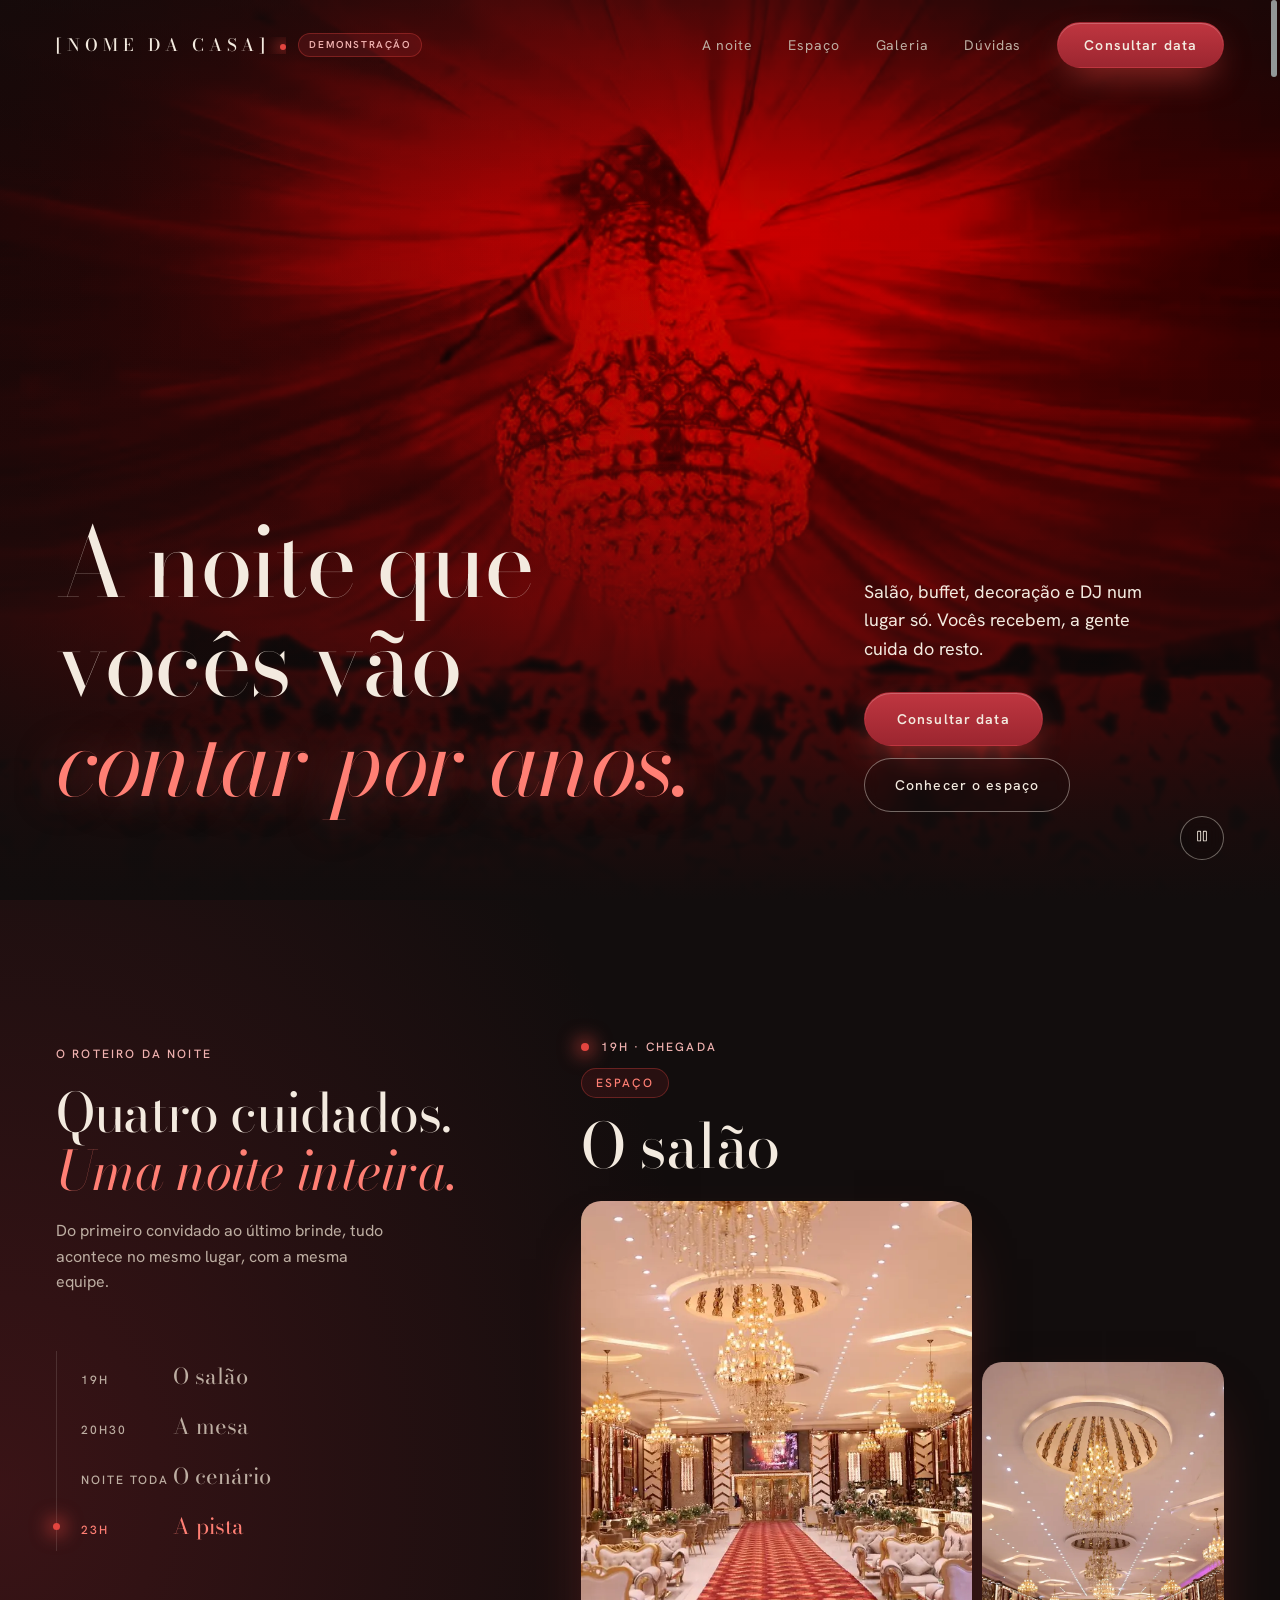
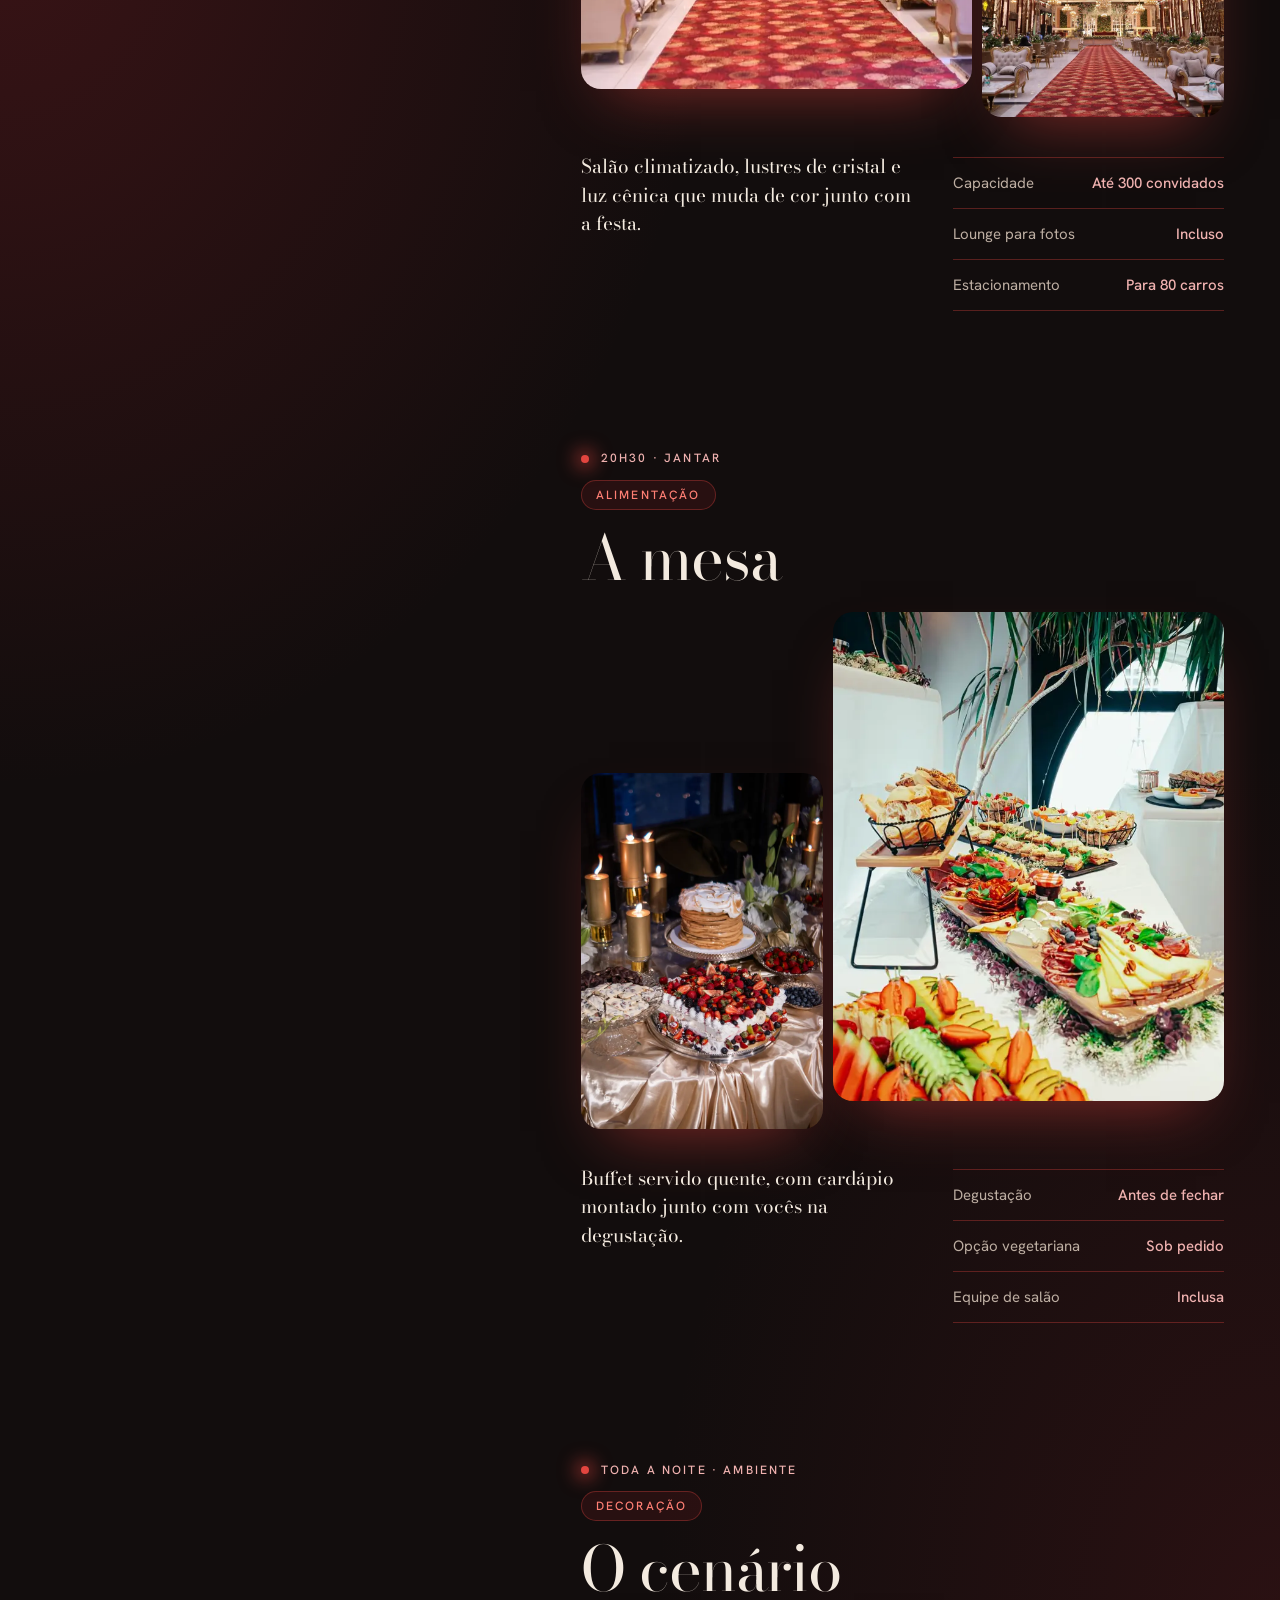
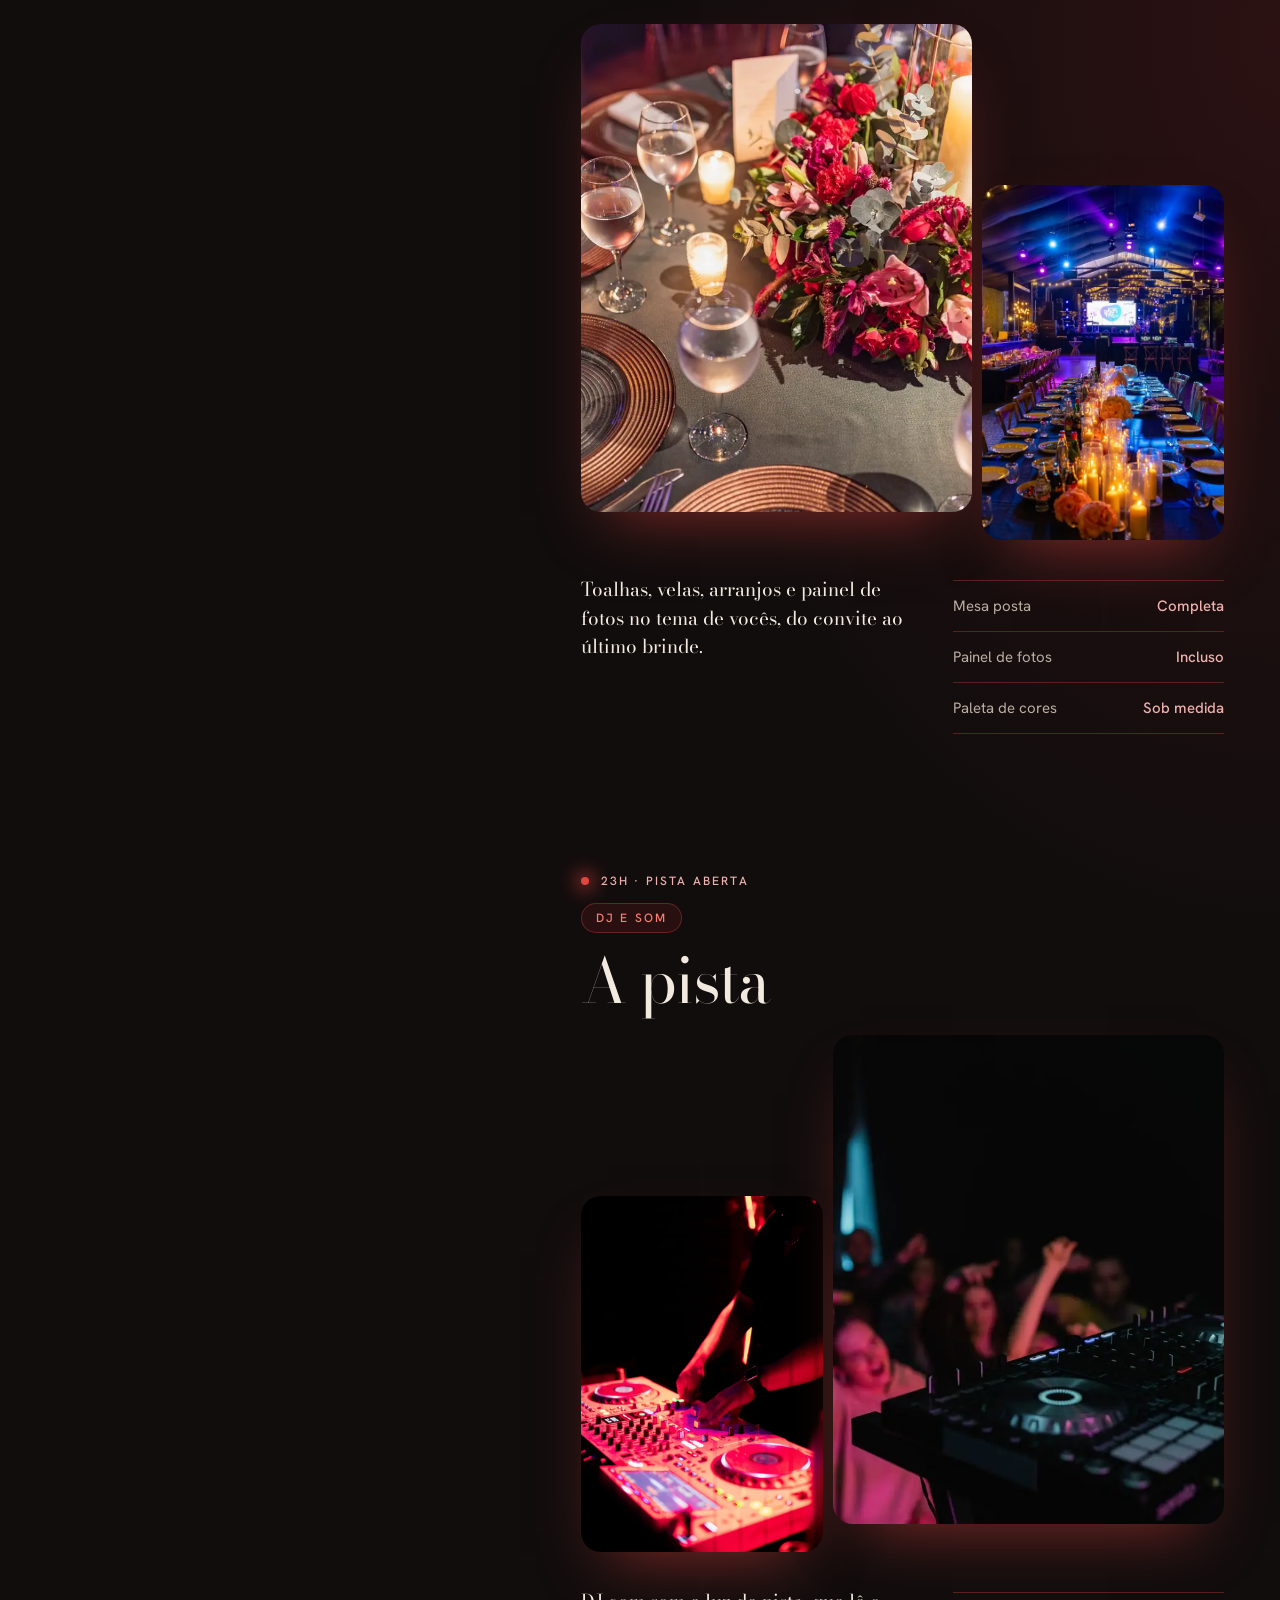
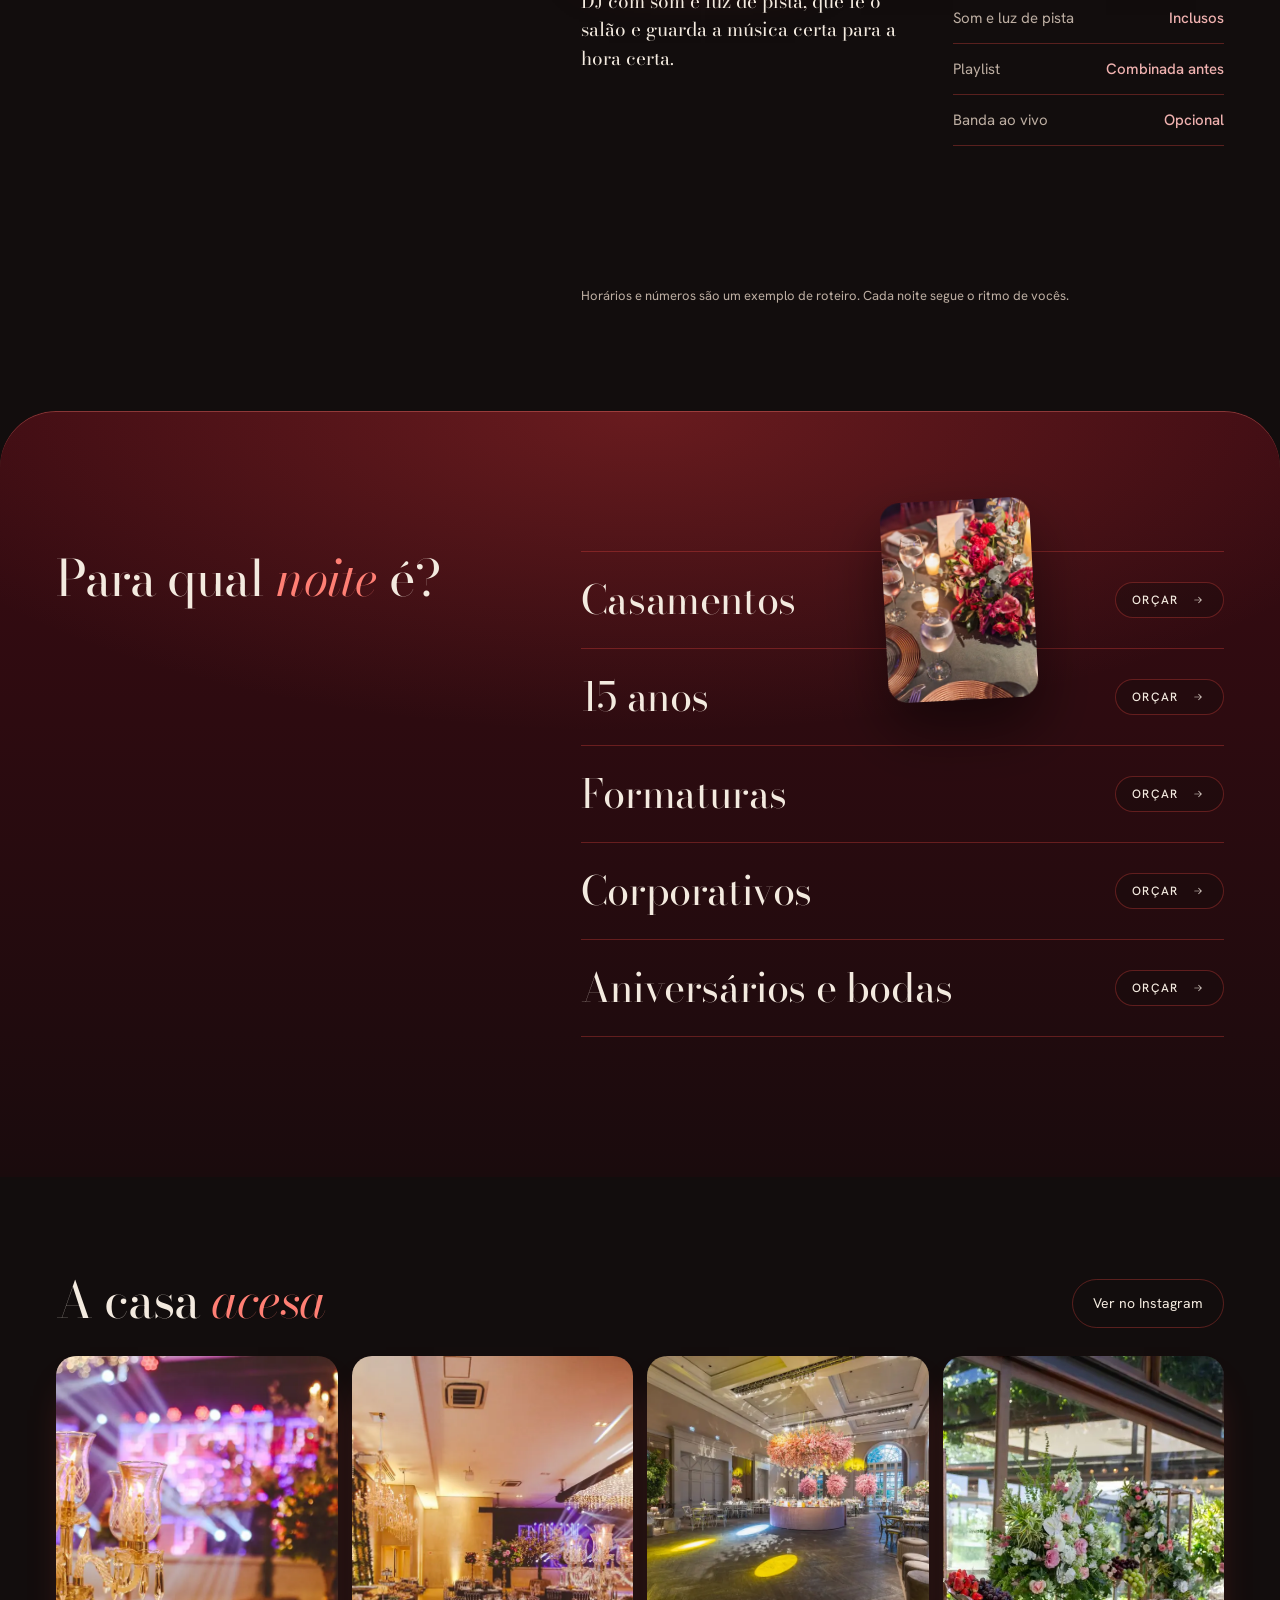
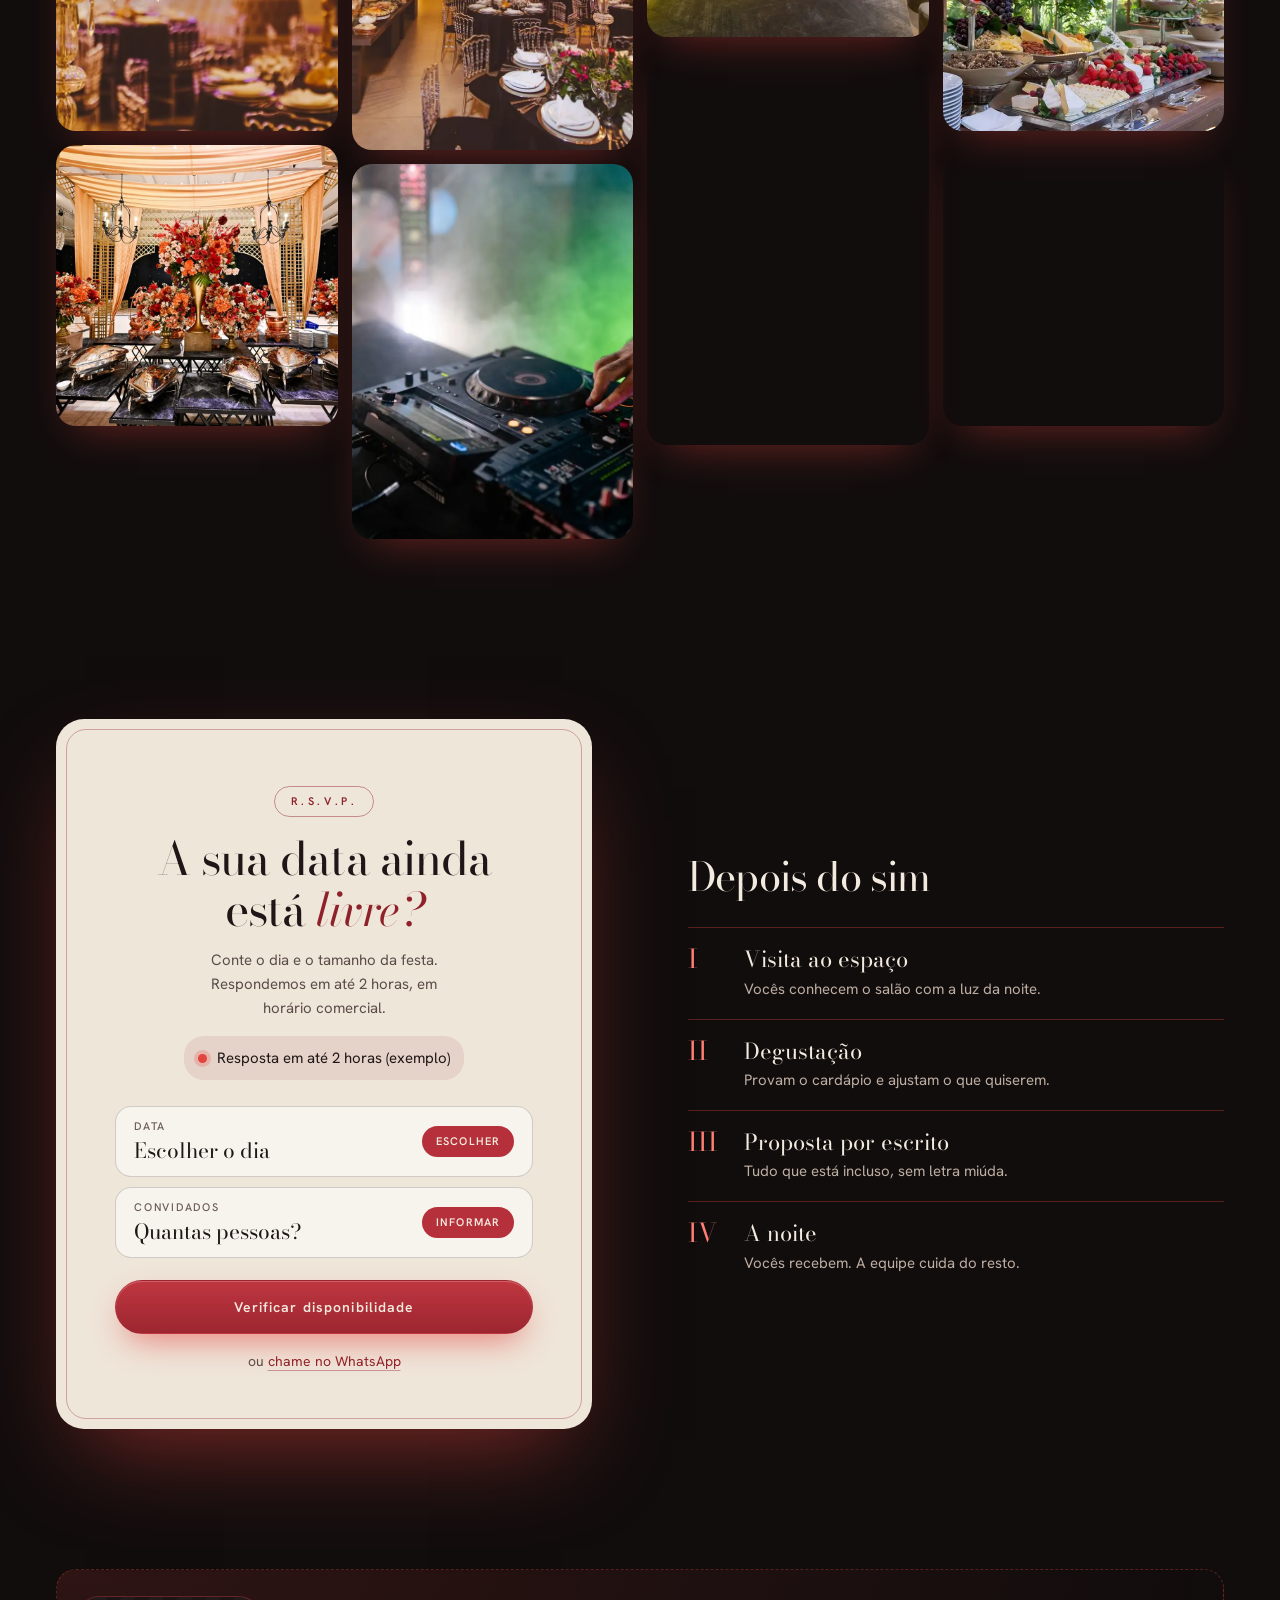
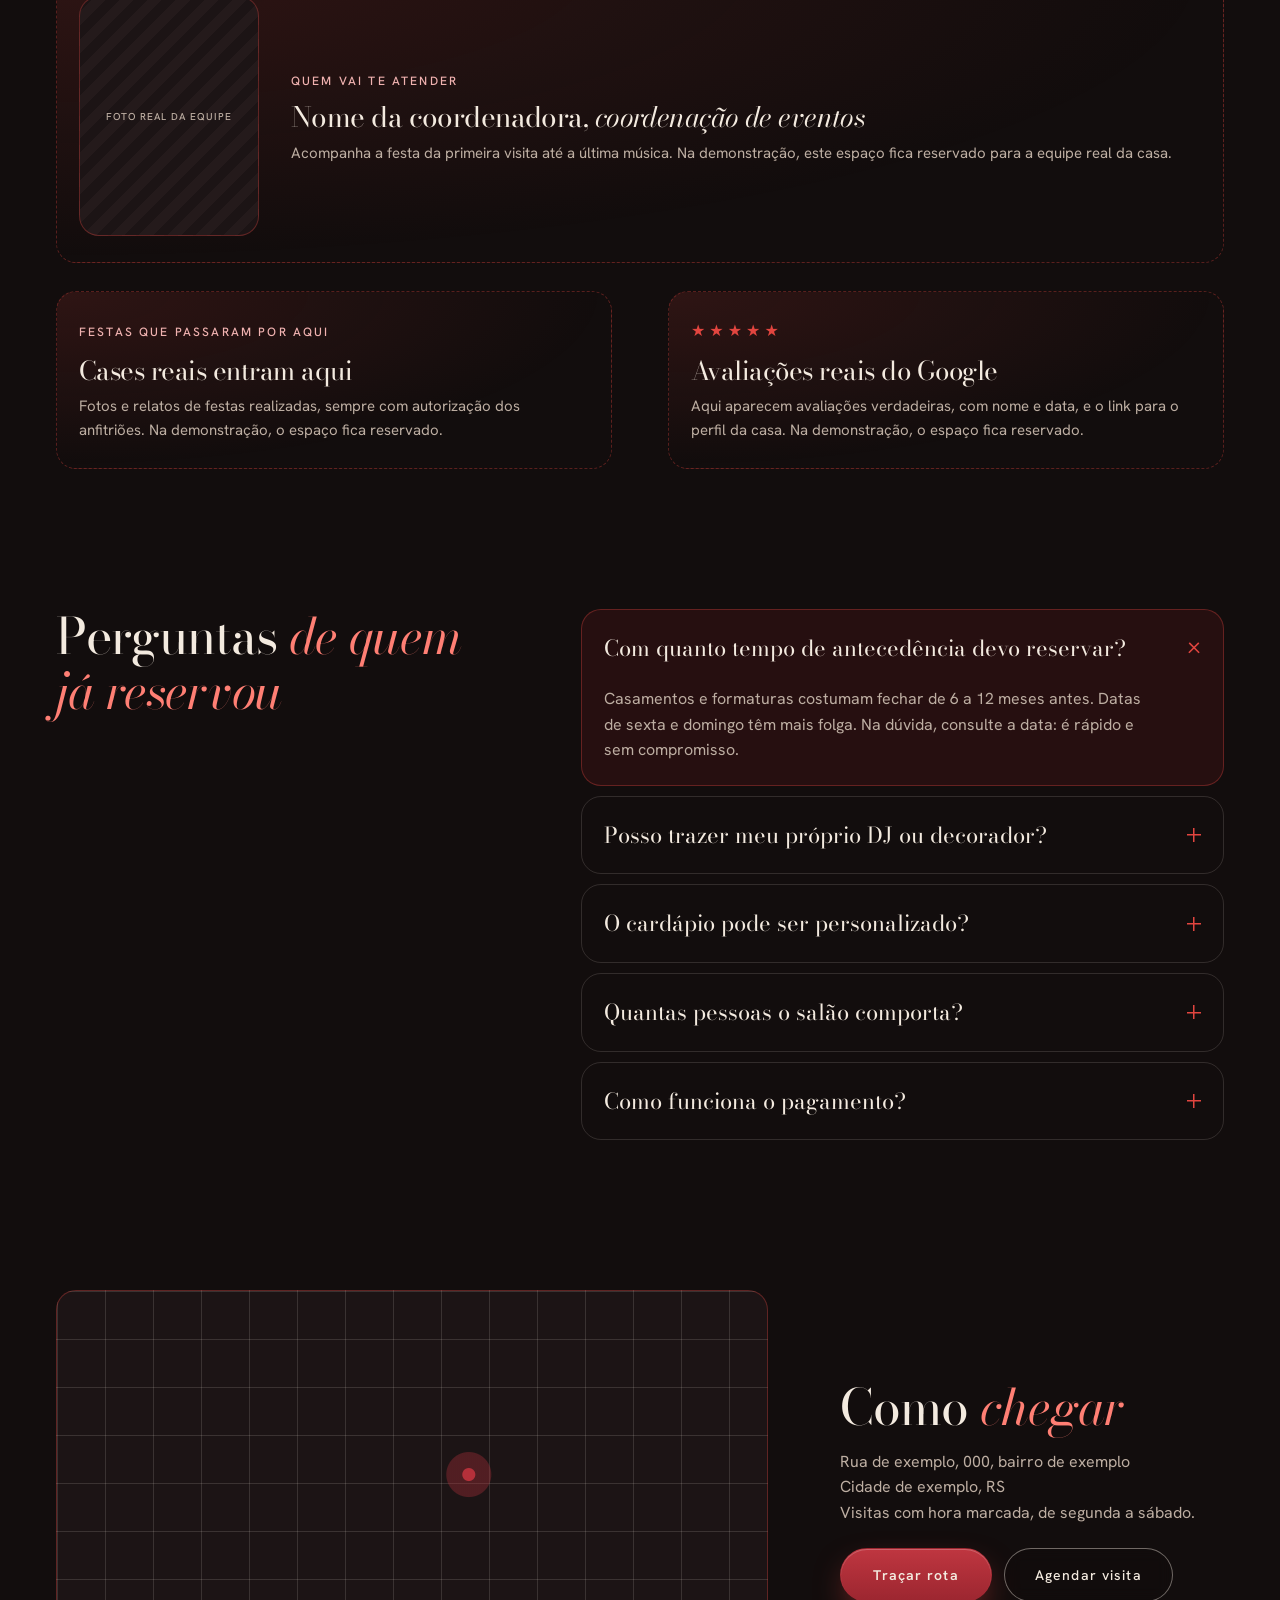
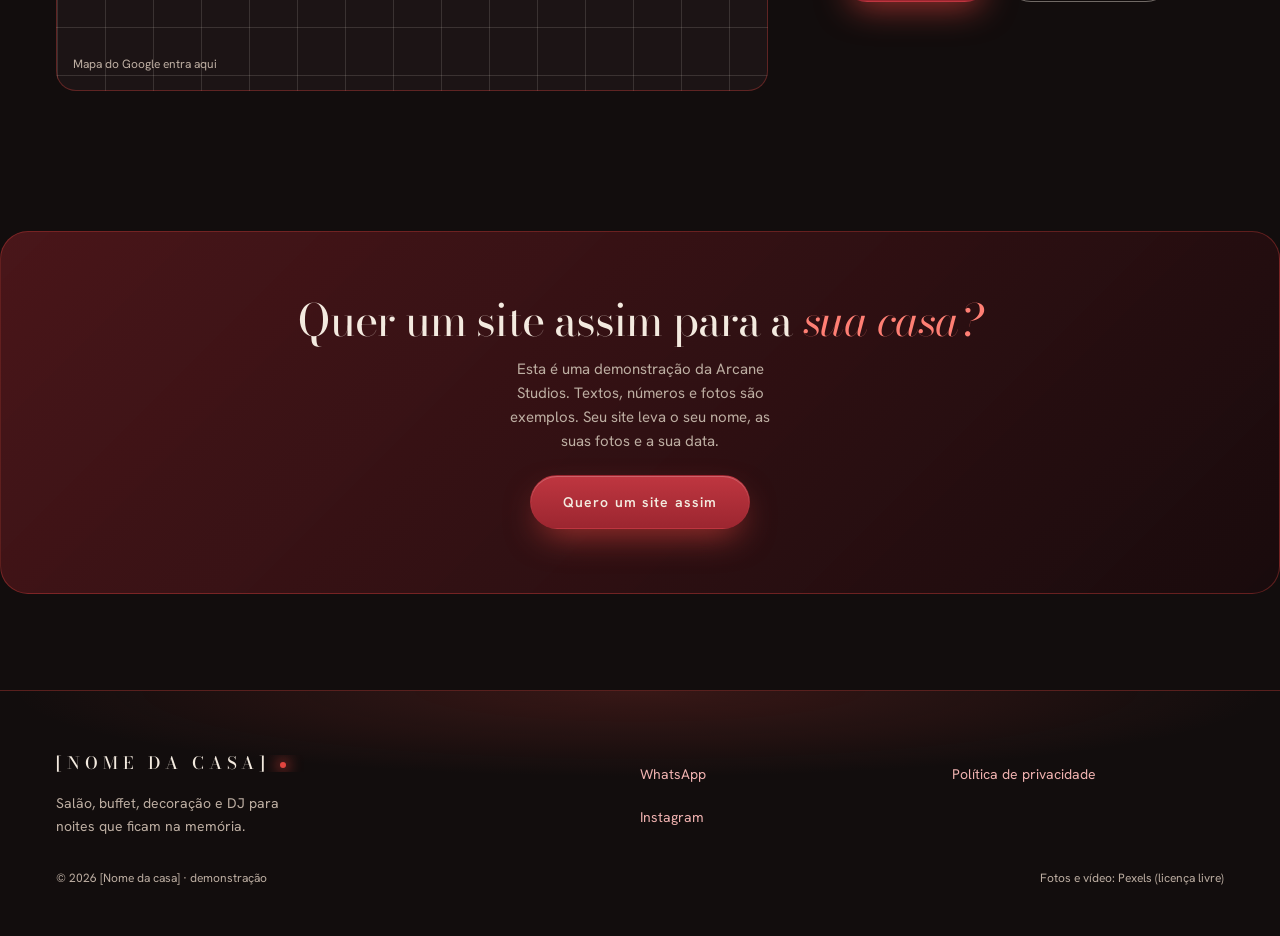
<file: index.html>
<!doctype html>
<html lang="pt-BR">
<head>
  <meta charset="utf-8">
  <meta http-equiv="Content-Security-Policy" content="default-src 'self'; img-src 'self' data:; media-src 'self'; style-src 'self' 'unsafe-inline'; font-src 'self'; script-src 'self' https://www.googletagmanager.com; connect-src 'self' https://*.google-analytics.com https://*.analytics.google.com https://www.googletagmanager.com; base-uri 'none'; form-action 'self'">
  <meta name="referrer" content="strict-origin-when-cross-origin">
  <meta name="viewport" content="width=device-width,initial-scale=1,viewport-fit=cover">
  <meta name="robots" content="noindex,nofollow">
  <meta name="theme-color" content="#120d0d">
  <meta name="ga4-id" content="">
  <title>Casa de eventos e festas · demonstração Arcane Studios</title>
  <meta name="description" content="Demonstração de site para casa de eventos: salão, buffet, decoração e DJ num lugar só. Peça a sua data em menos de um minuto.">
  <link rel="canonical" href="https://demo-eventos.arcanestudios.io/">
  <meta property="og:type" content="website">
  <meta property="og:locale" content="pt_BR">
  <meta property="og:title" content="A noite que vocês vão contar por anos · demonstração">
  <meta property="og:description" content="Salão, buffet, decoração e DJ num lugar só. Demonstração de site para casas de eventos, por Arcane Studios.">
  <meta property="og:url" content="https://demo-eventos.arcanestudios.io/">
  <meta property="og:image" content="https://demo-eventos.arcanestudios.io/og-image.jpg">
  <meta property="og:image:width" content="1200">
  <meta property="og:image:height" content="630">
  <meta name="twitter:card" content="summary_large_image">
  <link rel="icon" href="/favicon.svg" type="image/svg+xml">
  <link rel="preload" as="image" href="/assets/img/poster-salao.jpg" fetchpriority="high">
  <link rel="preload" as="font" type="font/woff2" href="/assets/fonts/bodoni-moda-normal-400.woff2" crossorigin>
  <link rel="stylesheet" href="/assets/fonts/fonts.css?v=20261023b">
  <link rel="stylesheet" href="/arcane-ui.css?v=20261023b">
  <link rel="stylesheet" href="/arcane-motion.css?v=20261023b">
  <link rel="stylesheet" href="/arcane-conversao.css?v=20261023b">
  <link rel="stylesheet" href="/styles.css?v=20261023b">
  <script type="application/ld+json">
  {"@context":"https://schema.org","@type":"LocalBusiness","name":"Casa de eventos (exemplo)","description":"Demonstração de site: salão, buffet, decoração e DJ para casamentos, 15 anos, formaturas e eventos corporativos.","url":"https://demo-eventos.arcanestudios.io/","telephone":"+55-00-00000-0000","image":"https://demo-eventos.arcanestudios.io/og-image.jpg","address":{"@type":"PostalAddress","streetAddress":"Rua de exemplo, 000","addressLocality":"Cidade de exemplo","addressRegion":"RS","addressCountry":"BR"},"openingHours":"Mo-Sa 09:00-18:00","priceRange":"$$"}
  </script>
</head>
<body class="tem-cta-fixo">
<a class="pular" href="#conteudo">Pular para o conteúdo</a>

<header class="topo">
  <div class="marca-grupo">
    <a href="/" class="marca" data-casa>[Nome da casa]</a>
    <span class="demo-tag" aria-label="Demonstração">Demo<span class="mais">nstração</span></span>
  </div>
  <button class="menu-btn" type="button" aria-label="Abrir menu" aria-haspopup="dialog" data-abrir-menu><span></span><span></span></button>
  <nav aria-label="Principal">
    <a href="#roteiro">A noite</a><a href="#espaco">Espaço</a><a href="#galeria">Galeria</a><a href="#faq">Dúvidas</a>
    <a href="#reserva" class="btn btn-cheio" data-abrir-reserva data-keep-casa>Consultar data</a>
  </nav>
</header>

<dialog class="menu-painel" aria-label="Menu">
  <div class="menu-painel__in">
    <div class="menu-painel__topo">
      <span class="marca" data-casa>[Nome da casa]</span>
      <button class="fechar" type="button" aria-label="Fechar menu" data-fechar-menu><svg aria-hidden="true" focusable="false" xmlns="http://www.w3.org/2000/svg" viewBox="0 0 256 256" fill="currentColor"><path d="M205.66,194.34a8,8,0,0,1-11.32,11.32L128,139.31,61.66,205.66a8,8,0,0,1-11.32-11.32L116.69,128,50.34,61.66A8,8,0,0,1,61.66,50.34L128,116.69l66.34-66.35a8,8,0,0,1,11.32,11.32L139.31,128Z"/></svg></button>
    </div>
    <ul>
      <li><a href="#roteiro">A noite</a></li>
      <li><a href="#espaco">O espaço</a></li>
      <li><a href="#galeria">Galeria</a></li>
      <li><a href="#faq">Dúvidas</a></li>
    </ul>
    <a class="btn btn-cheio" href="#reserva" data-abrir-reserva>Consultar data</a>
  </div>
</dialog>

<main id="conteudo">
<section class="heroi" aria-label="Apresentação">
  <video autoplay muted loop playsinline preload="auto" poster="/assets/img/poster-salao.jpg" aria-hidden="true" tabindex="-1">
    <source src="/assets/video/salao.mp4" type="video/mp4">
  </video>
  <div class="wrap">
    <h1 data-reveal>A noite que vocês vão <em>contar por anos.</em></h1>
    <div class="texto-lado" data-reveal style="--i:1">
      <p>Salão, buffet, decoração e DJ num lugar só. Vocês recebem, a gente cuida do resto.</p>
      <div class="acoes">
        <a href="#reserva" class="btn btn-cheio" data-abrir-reserva>Consultar data</a>
        <a href="#roteiro" class="btn btn-linha">Conhecer o espaço</a>
      </div>
    </div>
  </div>
  <button class="pausa" type="button" aria-label="Pausar vídeo" aria-pressed="false" data-pausa>
    <span class="i-pausa"><svg aria-hidden="true" focusable="false" xmlns="http://www.w3.org/2000/svg" viewBox="0 0 256 256" fill="currentColor"><path d="M200,32H160a16,16,0,0,0-16,16V208a16,16,0,0,0,16,16h40a16,16,0,0,0,16-16V48A16,16,0,0,0,200,32Zm0,176H160V48h40ZM96,32H56A16,16,0,0,0,40,48V208a16,16,0,0,0,16,16H96a16,16,0,0,0,16-16V48A16,16,0,0,0,96,32Zm0,176H56V48H96Z"/></svg></span><span class="i-play"><svg aria-hidden="true" focusable="false" xmlns="http://www.w3.org/2000/svg" viewBox="0 0 256 256" fill="currentColor"><path d="M232.4,114.49,88.32,26.35a16,16,0,0,0-16.2-.3A15.86,15.86,0,0,0,64,39.87V216.13A15.94,15.94,0,0,0,80,232a16.07,16.07,0,0,0,8.36-2.35L232.4,141.51a15.81,15.81,0,0,0,0-27ZM80,215.94V40l143.83,88Z"/></svg></span>
  </button>
</section>

<section class="roteiro" id="roteiro" aria-labelledby="t-roteiro">
  <div class="wrap">
    <div class="roteiro-col">
      <div class="roteiro-intro" data-reveal>
        <span class="rotulo">O roteiro da noite</span>
        <h2 id="t-roteiro">Quatro cuidados. <em>Uma noite inteira.</em></h2>
        <p>Do primeiro convidado ao último brinde, tudo acontece no mesmo lugar, com a mesma equipe.</p>
      </div>
      <ol class="relogio" aria-hidden="true">
        <li class="agora" data-rel="0"><span>19h</span>O salão</li>
        <li data-rel="1"><span>20h30</span>A mesa</li>
        <li data-rel="2"><span>Noite toda</span>O cenário</li>
        <li data-rel="3"><span>23h</span>A pista</li>
      </ol>
    </div>
    <div>
      <article class="ato" id="espaco" data-ato="0">
        <div class="hora rotulo" data-reveal>19h · Chegada</div>
        <h3 data-reveal><small>Espaço</small>O salão</h3>
        <div class="fotos" data-reveal>
          <img src="/assets/img/salao-tapete.webp" width="1200" height="800" alt="Salão com lustres de cristal e tapete vermelho no corredor central" loading="lazy" decoding="async">
          <img src="/assets/img/salao-vertical.webp" width="760" height="1140" alt="Vista do salão decorado com lustres e poltronas" loading="lazy" decoding="async">
        </div>
        <div class="ato-texto" data-reveal>
          <p>Salão climatizado, lustres de cristal e luz cênica que muda de cor junto com a festa.</p>
          <ul><li>Capacidade<b>Até 300 convidados</b></li><li>Lounge para fotos<b>Incluso</b></li><li>Estacionamento<b>Para 80 carros</b></li></ul>
        </div>
      </article>
      <article class="ato" data-ato="1">
        <div class="hora rotulo" data-reveal>20h30 · Jantar</div>
        <h3 data-reveal><small>Alimentação</small>A mesa</h3>
        <div class="fotos" data-reveal>
          <img src="/assets/img/mesa-buffet.webp" width="1200" height="800" alt="Mesa de buffet com tábuas de frios, frutas e pães" loading="lazy" decoding="async">
          <img src="/assets/img/mesa-sobremesa.webp" width="760" height="1351" alt="Mesa de sobremesas com bolos e velas" loading="lazy" decoding="async">
        </div>
        <div class="ato-texto" data-reveal>
          <p>Buffet servido quente, com cardápio montado junto com vocês na degustação.</p>
          <ul><li>Degustação<b>Antes de fechar</b></li><li>Opção vegetariana<b>Sob pedido</b></li><li>Equipe de salão<b>Inclusa</b></li></ul>
        </div>
      </article>
      <article class="ato" data-ato="2">
        <div class="hora rotulo" data-reveal>Toda a noite · Ambiente</div>
        <h3 data-reveal><small>Decoração</small>O cenário</h3>
        <div class="fotos" data-reveal>
          <img src="/assets/img/cenario-rosas.webp" width="1200" height="800" alt="Mesa posta com rosas vermelhas, velas e taças" loading="lazy" decoding="async">
          <img src="/assets/img/cenario-velas.webp" width="1200" height="800" alt="Mesa longa iluminada por velas em salão decorado" loading="lazy" decoding="async">
        </div>
        <div class="ato-texto" data-reveal>
          <p>Toalhas, velas, arranjos e painel de fotos no tema de vocês, do convite ao último brinde.</p>
          <ul><li>Mesa posta<b>Completa</b></li><li>Painel de fotos<b>Incluso</b></li><li>Paleta de cores<b>Sob medida</b></li></ul>
        </div>
      </article>
      <article class="ato" data-ato="3">
        <div class="hora rotulo" data-reveal>23h · Pista aberta</div>
        <h3 data-reveal><small>DJ e som</small>A pista</h3>
        <div class="fotos" data-reveal>
          <img src="/assets/img/pista-danca.webp" width="1200" height="800" alt="DJ com convidados dançando na pista iluminada" loading="lazy" decoding="async">
          <img src="/assets/img/pista-rosa.webp" width="760" height="1140" alt="Mãos de um DJ na mesa de som sob luz rosa" loading="lazy" decoding="async">
        </div>
        <div class="ato-texto" data-reveal>
          <p>DJ com som e luz de pista, que lê o salão e guarda a música certa para a hora certa.</p>
          <ul><li>Som e luz de pista<b>Inclusos</b></li><li>Playlist<b>Combinada antes</b></li><li>Banda ao vivo<b>Opcional</b></li></ul>
        </div>
      </article>
      <p class="nota">Horários e números são um exemplo de roteiro. Cada noite segue o ritmo de vocês.</p>
    </div>
  </div>
</section>

<section class="noites" aria-labelledby="t-noites">
  <div class="wrap">
    <h2 id="t-noites" data-reveal>Para qual <em>noite</em> é?</h2>
    <ul class="lista-noites" data-stagger>
      <li><a href="#reserva" data-abrir-reserva data-tipo="Casamento"><span class="nome">Casamentos</span><img class="thumb" src="/assets/img/cenario-rosas.webp" width="1200" height="800" alt="" loading="lazy" decoding="async"><span class="seta">Orçar <svg aria-hidden="true" focusable="false" xmlns="http://www.w3.org/2000/svg" viewBox="0 0 256 256" fill="currentColor"><path d="M221.66,133.66l-72,72a8,8,0,0,1-11.32-11.32L196.69,136H40a8,8,0,0,1,0-16H196.69L138.34,61.66a8,8,0,0,1,11.32-11.32l72,72A8,8,0,0,1,221.66,133.66Z"/></svg></span></a></li>
      <li><a href="#reserva" data-abrir-reserva data-tipo="15 anos"><span class="nome">15 anos</span><img class="thumb" src="/assets/img/pista-rosa.webp" width="760" height="1140" alt="" loading="lazy" decoding="async"><span class="seta">Orçar <svg aria-hidden="true" focusable="false" xmlns="http://www.w3.org/2000/svg" viewBox="0 0 256 256" fill="currentColor"><path d="M221.66,133.66l-72,72a8,8,0,0,1-11.32-11.32L196.69,136H40a8,8,0,0,1,0-16H196.69L138.34,61.66a8,8,0,0,1,11.32-11.32l72,72A8,8,0,0,1,221.66,133.66Z"/></svg></span></a></li>
      <li><a href="#reserva" data-abrir-reserva data-tipo="Formatura"><span class="nome">Formaturas</span><img class="thumb" src="/assets/img/salao-amplo.webp" width="1200" height="800" alt="" loading="lazy" decoding="async"><span class="seta">Orçar <svg aria-hidden="true" focusable="false" xmlns="http://www.w3.org/2000/svg" viewBox="0 0 256 256" fill="currentColor"><path d="M221.66,133.66l-72,72a8,8,0,0,1-11.32-11.32L196.69,136H40a8,8,0,0,1,0-16H196.69L138.34,61.66a8,8,0,0,1,11.32-11.32l72,72A8,8,0,0,1,221.66,133.66Z"/></svg></span></a></li>
      <li><a href="#reserva" data-abrir-reserva data-tipo="Corporativo"><span class="nome">Corporativos</span><img class="thumb" src="/assets/img/extra-claro.webp" width="1000" height="667" alt="" loading="lazy" decoding="async"><span class="seta">Orçar <svg aria-hidden="true" focusable="false" xmlns="http://www.w3.org/2000/svg" viewBox="0 0 256 256" fill="currentColor"><path d="M221.66,133.66l-72,72a8,8,0,0,1-11.32-11.32L196.69,136H40a8,8,0,0,1,0-16H196.69L138.34,61.66a8,8,0,0,1,11.32-11.32l72,72A8,8,0,0,1,221.66,133.66Z"/></svg></span></a></li>
      <li><a href="#reserva" data-abrir-reserva data-tipo="Aniversário ou bodas"><span class="nome">Aniversários e bodas</span><img class="thumb" src="/assets/img/mesa-sobremesa.webp" width="760" height="1351" alt="" loading="lazy" decoding="async"><span class="seta">Orçar <svg aria-hidden="true" focusable="false" xmlns="http://www.w3.org/2000/svg" viewBox="0 0 256 256" fill="currentColor"><path d="M221.66,133.66l-72,72a8,8,0,0,1-11.32-11.32L196.69,136H40a8,8,0,0,1,0-16H196.69L138.34,61.66a8,8,0,0,1,11.32-11.32l72,72A8,8,0,0,1,221.66,133.66Z"/></svg></span></a></li>
    </ul>
  </div>
</section>

<section class="galeria" id="galeria" aria-labelledby="t-galeria">
  <div class="wrap">
    <div class="galeria-cab" data-reveal>
      <h2 id="t-galeria">A casa <em>acesa</em></h2>
      <a href="https://www.instagram.com/" target="_blank" rel="noopener noreferrer">Ver no Instagram</a>
    </div>
    <div class="mosaico" data-reveal>
      <button class="gal-item" type="button" data-lb><img src="/assets/img/salao-lustres.webp" width="1200" height="800" alt="Salão com lustres e palco iluminado em roxo e dourado" loading="lazy" decoding="async"></button>
      <button class="gal-item" type="button" data-lb><img src="/assets/img/mesa-quente.webp" width="1200" height="800" alt="Buffet quente com réchauds e arranjos de flores" loading="lazy" decoding="async"></button>
      <button class="gal-item" type="button" data-lb><img src="/assets/img/cenario-lustres.webp" width="1200" height="800" alt="Salão decorado com lustres e mesas postas" loading="lazy" decoding="async"></button>
      <button class="gal-item" type="button" data-lb><img src="/assets/img/pista-fumaca.webp" width="1200" height="800" alt="DJ trabalhando entre fumaça e luzes verdes" loading="lazy" decoding="async"></button>
      <button class="gal-item" type="button" data-lb><img src="/assets/img/extra-dourado.webp" width="1000" height="666" alt="Salão amplo com iluminação dourada" loading="lazy" decoding="async"></button>
      <button class="gal-item" type="button" data-lb><img src="/assets/img/mesa-entradas.webp" width="1200" height="801" alt="Entradas servidas em taças sobre mesa de madeira" loading="lazy" decoding="async"></button>
      <button class="gal-item" type="button" data-lb><img src="/assets/img/extra-buffet.webp" width="1000" height="666" alt="Mesa de buffet com flores e frutas" loading="lazy" decoding="async"></button>
      <button class="gal-item" type="button" data-lb><img src="/assets/img/pista-maos.webp" width="1200" height="675" alt="Mãos de um DJ na mesa de som em luz alaranjada" loading="lazy" decoding="async"></button>
    </div>
  </div>
</section>

<section class="reserva" id="reserva" aria-labelledby="t-reserva">
  <div class="wrap">
    <div class="convite" data-reveal>
      <div class="convite-in">
        <span class="rsvp">R.S.V.P.</span>
        <h2 id="t-reserva">A sua data ainda está <em>livre?</em></h2>
        <p>Conte o dia e o tamanho da festa. Respondemos em até 2 horas, em horário comercial.</p>
        <p class="promessa">Resposta em até 2 horas (exemplo)</p>
        <div class="campos">
          <button class="campo" type="button" data-abrir-reserva data-passo="1"><span><span class="k">Data</span><span class="v">Escolher o dia</span></span><span class="acao">Escolher</span></button>
          <button class="campo" type="button" data-abrir-reserva data-passo="2"><span><span class="k">Convidados</span><span class="v">Quantas pessoas?</span></span><span class="acao">Informar</span></button>
        </div>
        <button class="btn btn-cheio" type="button" data-abrir-reserva>Verificar disponibilidade</button>
        <a href="https://wa.me/5500000000000?text=Ol%C3%A1!%20Quero%20consultar%20uma%20data." class="zap-link" target="_blank" rel="noopener noreferrer">ou <u>chame no WhatsApp</u></a>
      </div>
    </div>
    <div data-reveal>
      <h2 class="passos-tit">Depois do sim</h2>
      <ol class="passos">
        <li><b>Visita ao espaço</b><span>Vocês conhecem o salão com a luz da noite.</span></li>
        <li><b>Degustação</b><span>Provam o cardápio e ajustam o que quiserem.</span></li>
        <li><b>Proposta por escrito</b><span>Tudo que está incluso, sem letra miúda.</span></li>
        <li><b>A noite</b><span>Vocês recebem. A equipe cuida do resto.</span></li>
      </ol>
    </div>
  </div>
</section>

<section class="wrap gente" aria-label="Quem atende, festas realizadas e avaliações">
  <div class="reservado largo" id="equipe" data-reveal>
    <div class="pessoa">
      <div class="foto">Foto real da equipe</div>
      <div><span class="rotulo">Quem vai te atender</span><h3>Nome da coordenadora, <em>coordenação de eventos</em></h3><p>Acompanha a festa da primeira visita até a última música. Na demonstração, este espaço fica reservado para a equipe real da casa.</p></div>
    </div>
  </div>
  <div class="reservado" id="cases" data-reveal>
    <span class="rotulo">Festas que passaram por aqui</span>
    <h3>Cases reais entram aqui</h3>
    <p>Fotos e relatos de festas realizadas, sempre com autorização dos anfitriões. Na demonstração, o espaço fica reservado.</p>
  </div>
  <div class="reservado" id="avaliacoes" data-reveal>
    <div class="estrelas" aria-hidden="true">★★★★★</div>
    <h3>Avaliações reais do Google</h3>
    <p>Aqui aparecem avaliações verdadeiras, com nome e data, e o link para o perfil da casa. Na demonstração, o espaço fica reservado.</p>
  </div>
</section>

<section class="faq" id="faq" aria-labelledby="t-faq">
  <div class="wrap">
    <h2 id="t-faq" data-reveal>Perguntas <em>de quem já reservou</em></h2>
    <div data-reveal>
      <details open><summary>Com quanto tempo de antecedência devo reservar?</summary><p>Casamentos e formaturas costumam fechar de 6 a 12 meses antes. Datas de sexta e domingo têm mais folga. Na dúvida, consulte a data: é rápido e sem compromisso.</p></details>
      <details><summary>Posso trazer meu próprio DJ ou decorador?</summary><p>Exemplo de resposta: a casa tem equipe própria, mas aceita profissionais de fora mediante alinhamento prévio. Cada casa define a sua regra.</p></details>
      <details><summary>O cardápio pode ser personalizado?</summary><p>Sim. Na degustação vocês ajustam pratos, porções e restrições alimentares, e o cardápio final vai por escrito na proposta.</p></details>
      <details><summary>Quantas pessoas o salão comporta?</summary><p>Exemplo: até 300 convidados sentados. Cada casa informa a capacidade real e os formatos possíveis, como jantar, coquetel ou pista livre.</p></details>
      <details><summary>Como funciona o pagamento?</summary><p>Exemplo: um sinal reserva a data e o restante é parcelado até a semana do evento. As condições reais vêm na proposta de cada casa.</p></details>
    </div>
  </div>
</section>

<section class="wrap local" aria-labelledby="t-local">
  <div class="mapa-visual" role="img" aria-label="Mapa ilustrativo com a localização da casa" data-reveal>Mapa do Google entra aqui</div>
  <div data-reveal>
    <h2 id="t-local">Como <em>chegar</em></h2>
    <address>Rua de exemplo, 000, bairro de exemplo<br>Cidade de exemplo, RS<br>Visitas com hora marcada, de segunda a sábado.</address>
    <div class="acoes">
      <a href="https://www.google.com/maps/dir/?api=1&destination=Porto+Alegre+RS" class="btn btn-cheio" target="_blank" rel="noopener noreferrer">Traçar rota</a>
      <a href="#reserva" class="btn btn-linha" data-abrir-reserva>Agendar visita</a>
    </div>
  </div>
</section>

<section class="venda" aria-labelledby="t-venda" data-reveal>
  <h2 id="t-venda">Quer um site assim para a <em>sua casa?</em></h2>
  <p>Esta é uma demonstração da Arcane Studios. Textos, números e fotos são exemplos. Seu site leva o seu nome, as suas fotos e a sua data.</p>
  <a class="btn btn-cheio" href="https://wa.me/5500000000000?text=Ol%C3%A1!%20Vi%20a%20demonstra%C3%A7%C3%A3o%20e%20quero%20um%20site%20assim." target="_blank" rel="noopener noreferrer">Quero um site assim</a>
</section>
</main>

<footer class="rodape">
  <div class="wrap">
    <div class="cols">
      <div><span class="marca" data-casa>[Nome da casa]</span><p style="max-width:32ch">Salão, buffet, decoração e DJ para noites que ficam na memória.</p></div>
      <ul><li><a href="https://wa.me/5500000000000" target="_blank" rel="noopener noreferrer">WhatsApp</a></li><li><a href="https://www.instagram.com/" target="_blank" rel="noopener noreferrer">Instagram</a></li></ul>
      <ul><li><a href="/politica-de-privacidade/" data-keep-casa>Política de privacidade</a></li></ul>
    </div>
    <div class="fim"><span>© 2026 <span data-casa>[Nome da casa]</span> · demonstração</span><span>Fotos e vídeo: Pexels (licença livre)</span></div>
  </div>
</footer>

<div class="cta-fixo" role="region" aria-label="Ações rápidas">
  <a class="btn btn-cheio" href="#reserva" data-abrir-reserva>Consultar data</a>
  <a class="btn btn-redondo" href="https://wa.me/5500000000000?text=Ol%C3%A1!%20Quero%20consultar%20uma%20data." target="_blank" rel="noopener noreferrer" aria-label="Chamar no WhatsApp"><svg aria-hidden="true" focusable="false" xmlns="http://www.w3.org/2000/svg" viewBox="0 0 256 256" fill="currentColor"><path d="M187.58,144.84l-32-16a8,8,0,0,0-8,.5l-14.69,9.8a40.55,40.55,0,0,1-16-16l9.8-14.69a8,8,0,0,0,.5-8l-16-32A8,8,0,0,0,104,64a40,40,0,0,0-40,40,88.1,88.1,0,0,0,88,88,40,40,0,0,0,40-40A8,8,0,0,0,187.58,144.84ZM152,176a72.08,72.08,0,0,1-72-72A24,24,0,0,1,99.29,80.46l11.48,23L101,118a8,8,0,0,0-.73,7.51,56.47,56.47,0,0,0,30.15,30.15A8,8,0,0,0,138,155l14.61-9.74,23,11.48A24,24,0,0,1,152,176ZM128,24A104,104,0,0,0,36.18,176.88L24.83,210.93a16,16,0,0,0,20.24,20.24l34.05-11.35A104,104,0,1,0,128,24Zm0,192a87.87,87.87,0,0,1-44.06-11.81,8,8,0,0,0-6.54-.67L40,216,52.47,178.6a8,8,0,0,0-.66-6.54A88,88,0,1,1,128,216Z"/></svg></a>
</div>

<dialog class="reserva-janela" aria-labelledby="rj-titulo" data-janela>
  <form class="rj" novalidate>
    <div class="rj__topo">
      <div class="rj__passos" aria-hidden="true"><i class="on"></i><i></i><i></i></div>
      <button class="fechar" type="button" aria-label="Fechar" data-rj-fechar><svg aria-hidden="true" focusable="false" xmlns="http://www.w3.org/2000/svg" viewBox="0 0 256 256" fill="currentColor"><path d="M205.66,194.34a8,8,0,0,1-11.32,11.32L128,139.31,61.66,205.66a8,8,0,0,1-11.32-11.32L116.69,128,50.34,61.66A8,8,0,0,1,61.66,50.34L128,116.69l66.34-66.35a8,8,0,0,1,11.32,11.32L139.31,128Z"/></svg></button>
    </div>

    <section data-passo="1">
      <h2 id="rj-titulo" tabindex="-1">Qual é o <em>dia</em> da festa?</h2>
      <p class="dica">Toque na data. Se ainda não definiram, escolham a mais provável.</p>
      <div class="cal" data-cal>
        <div class="cal__cab">
          <span class="cal__mes" aria-live="polite" data-cal-mes></span>
          <div class="cal__nav"><button type="button" aria-label="Mês anterior" data-cal-ant><svg aria-hidden="true" focusable="false" xmlns="http://www.w3.org/2000/svg" viewBox="0 0 256 256" fill="currentColor"><path d="M165.66,202.34a8,8,0,0,1-11.32,11.32l-80-80a8,8,0,0,1,0-11.32l80-80a8,8,0,0,1,11.32,11.32L91.31,128Z"/></svg></button><button type="button" aria-label="Próximo mês" data-cal-prox><svg aria-hidden="true" focusable="false" xmlns="http://www.w3.org/2000/svg" viewBox="0 0 256 256" fill="currentColor"><path d="M181.66,133.66l-80,80a8,8,0,0,1-11.32-11.32L164.69,128,90.34,53.66a8,8,0,0,1,11.32-11.32l80,80A8,8,0,0,1,181.66,133.66Z"/></svg></button></div>
        </div>
        <div class="cal__sem" aria-hidden="true"><span>D</span><span>S</span><span>T</span><span>Q</span><span>Q</span><span>S</span><span>S</span></div>
        <div class="cal__dias" data-cal-dias></div>
        <p class="cal__sel" aria-live="polite" data-cal-sel></p>
        <p class="erro" role="alert" data-erro="data"></p>
      </div>
    </section>

    <section data-passo="2" hidden>
      <h2 tabindex="-1">Quantos <em>convidados</em> e que festa?</h2>
      <div class="contador">
        <button type="button" aria-label="Menos 10 convidados" data-conv="-10"><svg aria-hidden="true" focusable="false" xmlns="http://www.w3.org/2000/svg" viewBox="0 0 256 256" fill="currentColor"><path d="M224,128a8,8,0,0,1-8,8H40a8,8,0,0,1,0-16H216A8,8,0,0,1,224,128Z"/></svg></button>
        <div><output data-conv-valor aria-live="polite">100</output><small>convidados</small></div>
        <button type="button" aria-label="Mais 10 convidados" data-conv="10"><svg aria-hidden="true" focusable="false" xmlns="http://www.w3.org/2000/svg" viewBox="0 0 256 256" fill="currentColor"><path d="M224,128a8,8,0,0,1-8,8H136v80a8,8,0,0,1-16,0V136H40a8,8,0,0,1,0-16h80V40a8,8,0,0,1,16,0v80h80A8,8,0,0,1,224,128Z"/></svg></button>
      </div>
      <fieldset class="tipos" style="margin-top:18px">
        <legend>Tipo de festa</legend>
        <label><input type="radio" name="tipo" value="Casamento"><span>Casamento</span></label>
        <label><input type="radio" name="tipo" value="15 anos"><span>15 anos</span></label>
        <label><input type="radio" name="tipo" value="Formatura"><span>Formatura</span></label>
        <label><input type="radio" name="tipo" value="Corporativo"><span>Corporativo</span></label>
        <label><input type="radio" name="tipo" value="Aniversário ou bodas"><span>Aniversário ou bodas</span></label>
        <label><input type="radio" name="tipo" value="Outro"><span>Outro</span></label>
      </fieldset>
      <p class="erro" role="alert" data-erro="tipo"></p>
    </section>

    <section data-passo="3" hidden>
      <h2 tabindex="-1">Como falamos <em>com vocês?</em></h2>
      <div class="campo-txt" style="margin-top:6px">
        <label for="rj-nome">Seu nome</label>
        <input id="rj-nome" name="nome" type="text" autocomplete="name" maxlength="60" aria-describedby="rj-nome-erro">
        <p class="erro" id="rj-nome-erro" data-erro="nome"></p>
      </div>
      <div class="campo-txt" style="margin-top:12px">
        <label for="rj-zap">WhatsApp com DDD</label>
        <input id="rj-zap" name="zap" type="tel" inputmode="numeric" autocomplete="tel-national" maxlength="16" placeholder="(51) 99999-9999" aria-describedby="rj-zap-erro">
        <p class="erro" id="rj-zap-erro" data-erro="zap"></p>
      </div>
      <label class="aceite" style="margin-top:14px"><input type="checkbox" name="aceite"><span>Li e aceito a <a href="/politica-de-privacidade/" target="_blank" rel="noopener noreferrer">política de privacidade</a>.</span></label>
      <p class="erro" role="alert" data-erro="aceite"></p>
      <p class="aviso-demo">Isto é uma demonstração: nada será enviado a ninguém.</p>
    </section>

    <div class="rj__rodape">
      <button class="btn btn-linha" type="button" data-rj-voltar hidden>Voltar</button>
      <button class="btn btn-cheio" type="submit" data-rj-avancar>Continuar</button>
    </div>
  </form>
</dialog>

<dialog class="lightbox" aria-label="Foto ampliada" data-lightbox>
  <div class="lightbox__in">
    <div class="lightbox__topo"><span data-lb-cont></span><button class="fechar" type="button" aria-label="Fechar foto" data-lb-fechar><svg aria-hidden="true" focusable="false" xmlns="http://www.w3.org/2000/svg" viewBox="0 0 256 256" fill="currentColor"><path d="M205.66,194.34a8,8,0,0,1-11.32,11.32L128,139.31,61.66,205.66a8,8,0,0,1-11.32-11.32L116.69,128,50.34,61.66A8,8,0,0,1,61.66,50.34L128,116.69l66.34-66.35a8,8,0,0,1,11.32,11.32L139.31,128Z"/></svg></button></div>
    <figure><img alt="" data-lb-img></figure>
    <div class="lightbox__nav"><button class="fechar" type="button" aria-label="Foto anterior" data-lb-ant><svg aria-hidden="true" focusable="false" xmlns="http://www.w3.org/2000/svg" viewBox="0 0 256 256" fill="currentColor"><path d="M165.66,202.34a8,8,0,0,1-11.32,11.32l-80-80a8,8,0,0,1,0-11.32l80-80a8,8,0,0,1,11.32,11.32L91.31,128Z"/></svg></button><button class="fechar" type="button" aria-label="Próxima foto" data-lb-prox><svg aria-hidden="true" focusable="false" xmlns="http://www.w3.org/2000/svg" viewBox="0 0 256 256" fill="currentColor"><path d="M181.66,133.66l-80,80a8,8,0,0,1-11.32-11.32L164.69,128,90.34,53.66a8,8,0,0,1,11.32-11.32l80,80A8,8,0,0,1,181.66,133.66Z"/></svg></button></div>
  </div>
</dialog>

<script src="/arcane-ui.js?v=20261023b"></script>
<script src="/site.js?v=20261023b"></script>
<script src="/arcane-analytics.js?v=20261023b"></script>
</body>
</html>
</file>
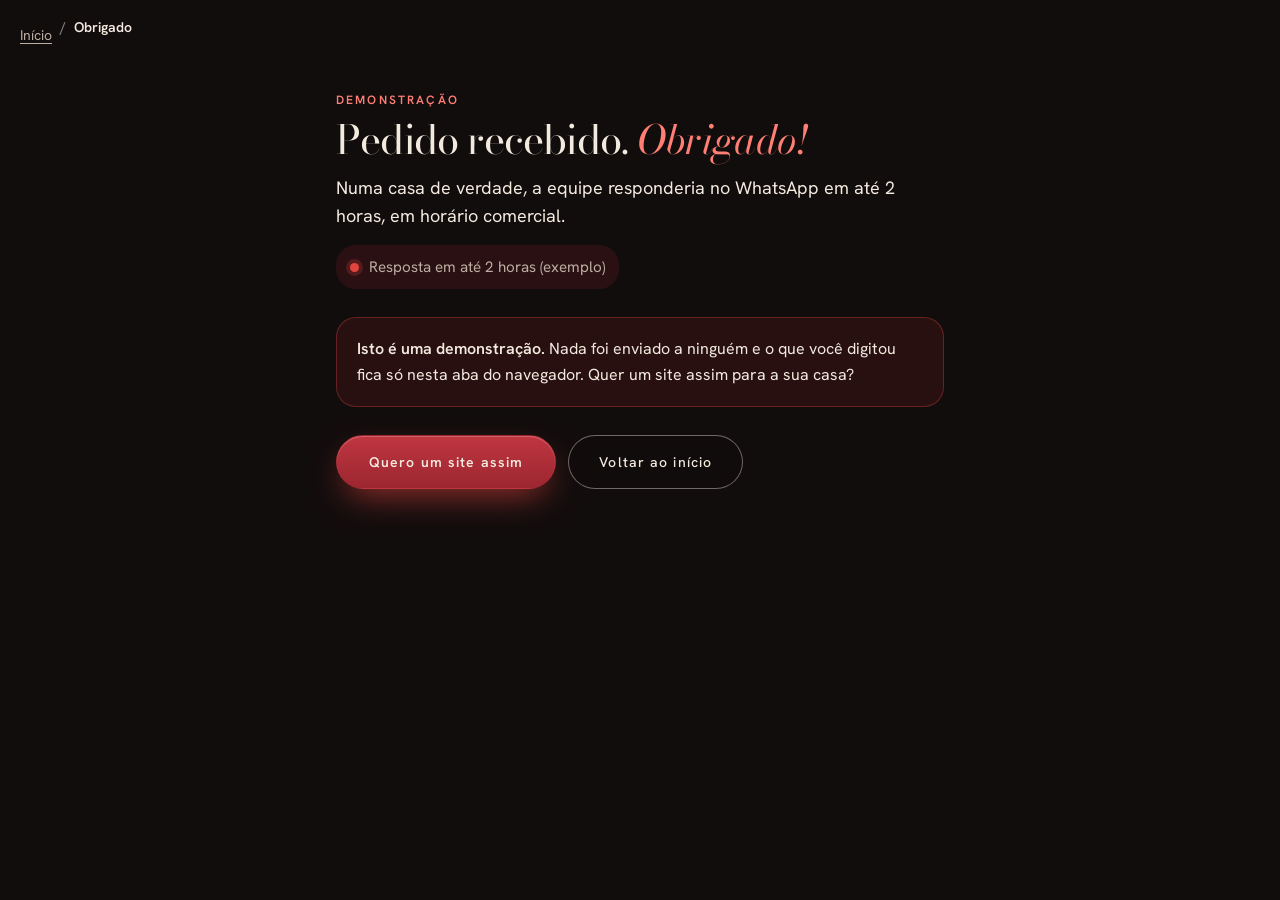
<file: obrigado/index.html>
<!doctype html>
<html lang="pt-BR">
<head>
  <meta charset="utf-8">
  <meta http-equiv="Content-Security-Policy" content="default-src 'self'; img-src 'self' data:; media-src 'self'; style-src 'self' 'unsafe-inline'; font-src 'self'; script-src 'self' https://www.googletagmanager.com; connect-src 'self' https://*.google-analytics.com https://*.analytics.google.com https://www.googletagmanager.com; base-uri 'none'; form-action 'self'">
  <meta name="referrer" content="strict-origin-when-cross-origin">
  <meta name="viewport" content="width=device-width,initial-scale=1,viewport-fit=cover">
  <meta name="robots" content="noindex,nofollow">
  <meta name="theme-color" content="#120d0d">
  <meta name="ga4-id" content="">
  <title>Recebemos o pedido (demonstração) · Casa de eventos</title>
  <meta name="description" content="Página de obrigado da demonstração. Nenhum dado foi enviado.">
  <link rel="icon" href="/favicon.svg" type="image/svg+xml">
  <link rel="stylesheet" href="/assets/fonts/fonts.css?v=20261023b">
  <link rel="stylesheet" href="/arcane-ui.css?v=20261023b">
  <link rel="stylesheet" href="/arcane-conversao.css?v=20261023b">
  <link rel="stylesheet" href="/styles.css?v=20261023b">
  <script type="application/ld+json">
  {"@context":"https://schema.org","@type":"BreadcrumbList","itemListElement":[{"@type":"ListItem","position":1,"name":"Início","item":"https://demo-eventos.arcanestudios.io/"},{"@type":"ListItem","position":2,"name":"Obrigado","item":"https://demo-eventos.arcanestudios.io/obrigado/"}]}
  </script>
</head>
<body>
  <nav class="migalha" aria-label="Você está em"><ol><li><a href="/" data-keep-casa>Início</a></li><li aria-current="page">Obrigado</li></ol></nav>
  <main class="pagina-texto" id="conteudo" data-conversao="formulario">
    <p class="sobretitulo">Demonstração</p>
    <h1>Pedido recebido. <em>Obrigado!</em></h1>
    <p class="lead">Numa casa de verdade, a equipe responderia no WhatsApp em até 2 horas, em horário comercial.</p>
    <ul class="resumo" data-resumo hidden></ul>
    <p class="promessa">Resposta em até 2 horas (exemplo)</p>
    <div class="aviso-demo-grande"><b>Isto é uma demonstração.</b> Nada foi enviado a ninguém e o que você digitou fica só nesta aba do navegador. Quer um site assim para a sua casa?</div>
    <div class="acoes">
      <a class="btn btn-cheio" href="https://wa.me/5500000000000?text=Ol%C3%A1!%20Vi%20a%20demonstra%C3%A7%C3%A3o%20e%20quero%20um%20site%20assim." target="_blank" rel="noopener noreferrer">Quero um site assim</a>
      <a class="btn btn-sec" href="/" data-keep-casa>Voltar ao início</a>
    </div>
  </main>
  <script src="/arcane-ui.js?v=20261023b"></script>
  <script src="/site.js?v=20261023b"></script>
  <script src="/arcane-analytics.js?v=20261023b"></script>
</body>
</html>
</file>
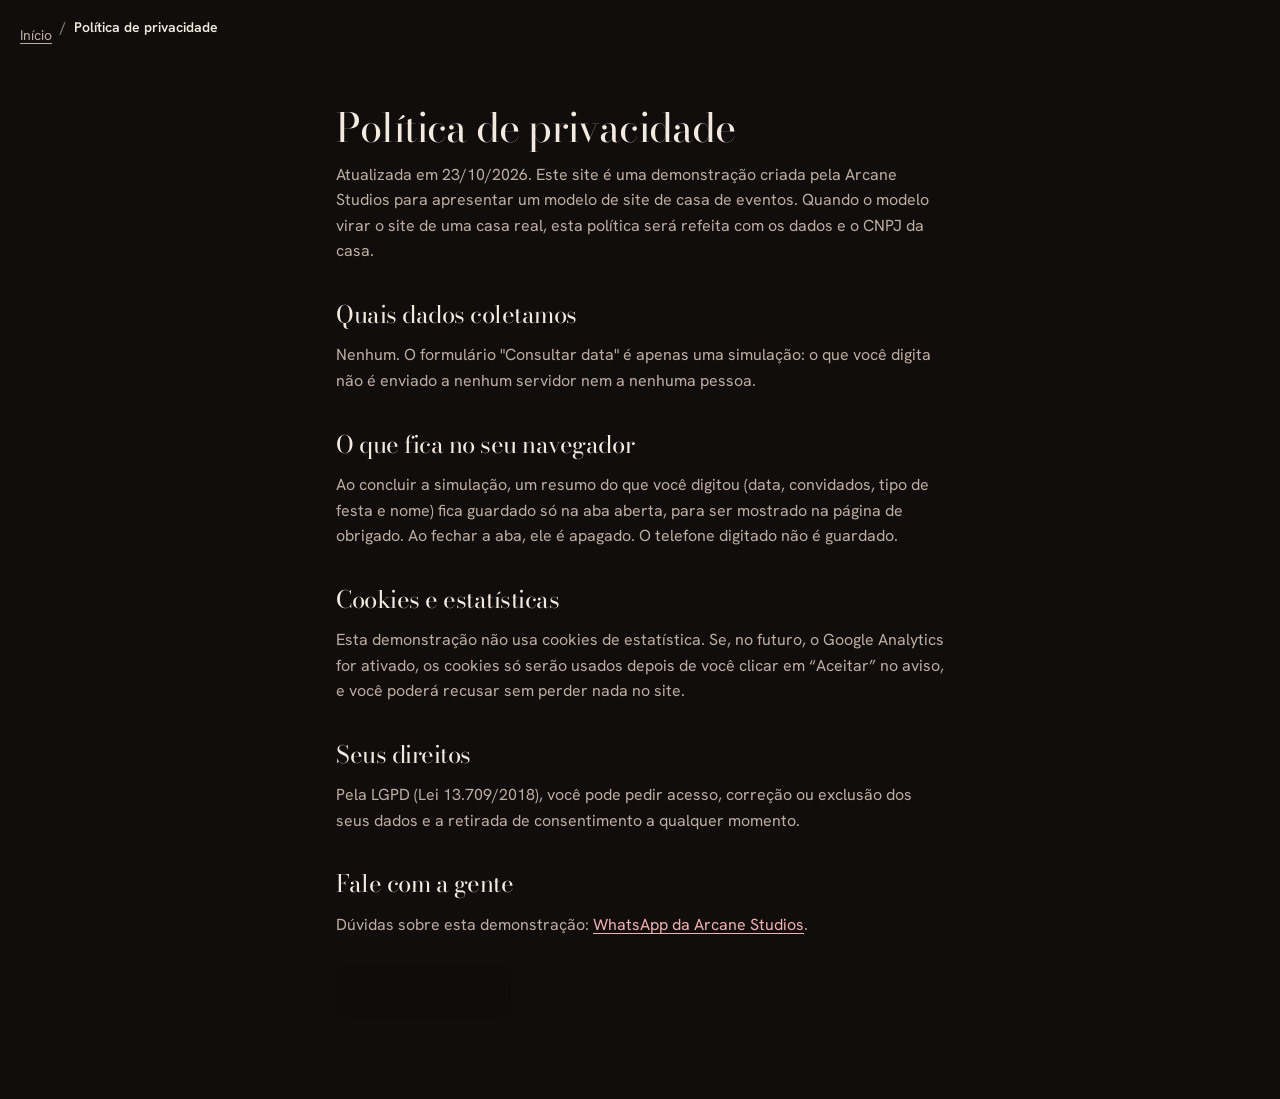
<file: politica-de-privacidade/index.html>
<!doctype html>
<html lang="pt-BR">
<head>
  <meta charset="utf-8">
  <meta http-equiv="Content-Security-Policy" content="default-src 'self'; img-src 'self' data:; media-src 'self'; style-src 'self' 'unsafe-inline'; font-src 'self'; script-src 'self' https://www.googletagmanager.com; connect-src 'self' https://*.google-analytics.com https://*.analytics.google.com https://www.googletagmanager.com; base-uri 'none'; form-action 'self'">
  <meta name="referrer" content="strict-origin-when-cross-origin">
  <meta name="viewport" content="width=device-width,initial-scale=1,viewport-fit=cover">
  <meta name="robots" content="noindex,nofollow">
  <meta name="theme-color" content="#120d0d">
  <meta name="ga4-id" content="">
  <title>Política de privacidade · Casa de eventos (demonstração)</title>
  <meta name="description" content="Como esta demonstração trata dados: nada é enviado nem armazenado em servidor.">
  <link rel="canonical" href="https://demo-eventos.arcanestudios.io/politica-de-privacidade/">
  <link rel="icon" href="/favicon.svg" type="image/svg+xml">
  <link rel="stylesheet" href="/assets/fonts/fonts.css?v=20261023b">
  <link rel="stylesheet" href="/arcane-ui.css?v=20261023b">
  <link rel="stylesheet" href="/arcane-conversao.css?v=20261023b">
  <link rel="stylesheet" href="/styles.css?v=20261023b">
  <script type="application/ld+json">
  {"@context":"https://schema.org","@type":"BreadcrumbList","itemListElement":[{"@type":"ListItem","position":1,"name":"Início","item":"https://demo-eventos.arcanestudios.io/"},{"@type":"ListItem","position":2,"name":"Política de privacidade","item":"https://demo-eventos.arcanestudios.io/politica-de-privacidade/"}]}
  </script>
</head>
<body>
  <nav class="migalha" aria-label="Você está em"><ol><li><a href="/" data-keep-casa>Início</a></li><li aria-current="page">Política de privacidade</li></ol></nav>
  <main class="pagina-texto" id="conteudo">
    <h1>Política de privacidade</h1>
    <p>Atualizada em 23/10/2026. Este site é uma demonstração criada pela Arcane Studios para apresentar um modelo de site de casa de eventos. Quando o modelo virar o site de uma casa real, esta política será refeita com os dados e o CNPJ da casa.</p>

    <h2>Quais dados coletamos</h2>
    <p>Nenhum. O formulário "Consultar data" é apenas uma simulação: o que você digita não é enviado a nenhum servidor nem a nenhuma pessoa.</p>

    <h2>O que fica no seu navegador</h2>
    <p>Ao concluir a simulação, um resumo do que você digitou (data, convidados, tipo de festa e nome) fica guardado só na aba aberta, para ser mostrado na página de obrigado. Ao fechar a aba, ele é apagado. O telefone digitado não é guardado.</p>

    <h2>Cookies e estatísticas</h2>
    <p>Esta demonstração não usa cookies de estatística. Se, no futuro, o Google Analytics for ativado, os cookies só serão usados depois de você clicar em “Aceitar” no aviso, e você poderá recusar sem perder nada no site.</p>

    <h2>Seus direitos</h2>
    <p>Pela LGPD (Lei 13.709/2018), você pode pedir acesso, correção ou exclusão dos seus dados e a retirada de consentimento a qualquer momento.</p>

    <h2>Fale com a gente</h2>
    <p>Dúvidas sobre esta demonstração: <a href="https://wa.me/5500000000000" target="_blank" rel="noopener noreferrer">WhatsApp da Arcane Studios</a>.</p>

    <div class="acoes"><a class="btn btn-sec" href="/" data-keep-casa>Voltar ao início</a></div>
  </main>
  <script src="/site.js?v=20261023b"></script>
  <script src="/arcane-analytics.js?v=20261023b"></script>
</body>
</html>
</file>
<file: assets/fonts/fonts.css>
@font-face{font-family:'Bodoni Moda';font-style:italic;font-weight:400;font-display:swap;src:url(/assets/fonts/bodoni-moda-italic-400.woff2) format('woff2')}
@font-face{font-family:'Bodoni Moda';font-style:normal;font-weight:400;font-display:swap;src:url(/assets/fonts/bodoni-moda-normal-400.woff2) format('woff2')}
@font-face{font-family:'Bodoni Moda';font-style:normal;font-weight:500;font-display:swap;src:url(/assets/fonts/bodoni-moda-normal-500.woff2) format('woff2')}
@font-face{font-family:'Hanken Grotesk';font-style:normal;font-weight:400;font-display:swap;src:url(/assets/fonts/hanken-grotesk-normal-400.woff2) format('woff2')}
@font-face{font-family:'Hanken Grotesk';font-style:normal;font-weight:500;font-display:swap;src:url(/assets/fonts/hanken-grotesk-normal-500.woff2) format('woff2')}
@font-face{font-family:'Hanken Grotesk';font-style:normal;font-weight:600;font-display:swap;src:url(/assets/fonts/hanken-grotesk-normal-600.woff2) format('woff2')}
</file>
<file: arcane-ui.css>
/* ==========================================================================
   Arcane UI · acabamento dos padrões do navegador
   Regra da casa: nada de "cara de navegador" no site do cliente.
   Usa os tokens do styles.css (--tinta, --papel, --destaque, --destaque-texto, --grafite, --raio)
   ========================================================================== */

:root{
  --ease-out:cubic-bezier(.22,1,.36,1);
  --ease-in-out:cubic-bezier(.65,0,.35,1);
  --ui-borda:color-mix(in srgb,var(--tinta) 22%,transparent);
  --ui-thumb:color-mix(in srgb,var(--tinta) 38%,transparent);
}

/* ---- Barra de rolagem (a lateral) ---- */
html{scroll-padding-top:88px}
/* barra de rolagem própria (mouse): fica POR CIMA da página e usa mix-blend-mode, então acompanha a cor de cada seção (clara ou escura) */
@media (pointer:fine){
  html{scrollbar-width:none}
  html::-webkit-scrollbar{display:none}
  .barra-rolagem{position:fixed;top:0;right:0;width:16px;height:100vh;z-index:70;pointer-events:none;mix-blend-mode:difference;opacity:0;transition:opacity .35s}
  .barra-rolagem.is-on{opacity:1}
  .barra-rolagem i{position:absolute;right:3px;width:6px;min-height:40px;border-radius:99px;background:#fff;opacity:.6;pointer-events:auto;cursor:grab;transition:width .15s,opacity .15s}
  .barra-rolagem.is-on i:hover,.barra-rolagem i.is-arrastando{width:10px;opacity:.85}
  .barra-rolagem i.is-arrastando{cursor:grabbing}
}
@media (pointer:coarse){.barra-rolagem{display:none}}

/* ---- Seleção, toque e cursor de texto ---- */
::selection{background:var(--destaque);color:var(--destaque-texto)}
html{-webkit-tap-highlight-color:transparent;-webkit-text-size-adjust:100%;text-size-adjust:100%}
a,button,summary,label,[role=button]{touch-action:manipulation}   /* sem atraso de toque duplo */
input,textarea,select{caret-color:var(--destaque)}

/* ---- Campos de formulário ---- */
input,textarea,select,button{font:inherit;color:inherit}
input:not([type=checkbox]):not([type=radio]):not([type=range]):not([type=file]),textarea,select{
  -webkit-appearance:none;appearance:none;width:100%;
  background:var(--papel);border:1.5px solid var(--ui-borda);border-radius:var(--raio);
  padding:12px 14px;min-height:44px;transition:border-color .18s,box-shadow .18s
}
input:hover,textarea:hover,select:hover{border-color:color-mix(in srgb,var(--tinta) 45%,transparent)}
input:focus-visible,textarea:focus-visible,select:focus-visible{
  outline:none;border-color:var(--destaque);box-shadow:0 0 0 4px color-mix(in srgb,var(--destaque) 18%,transparent)
}
::placeholder{color:var(--grafite);opacity:.75}
textarea{resize:vertical;min-height:110px}

/* autopreenchimento do Chrome (aquele fundo amarelo/azul) */
input:-webkit-autofill,textarea:-webkit-autofill,select:-webkit-autofill{
  -webkit-box-shadow:0 0 0 1000px var(--papel) inset;-webkit-text-fill-color:var(--tinta);
  caret-color:var(--tinta);transition:background-color 9999s ease-out
}
/* botão "x" de limpar e setinhas de número */
input[type=search]::-webkit-search-cancel-button,input[type=search]::-webkit-search-decoration{-webkit-appearance:none;display:none}
input[type=number]{-moz-appearance:textfield}
input[type=number]::-webkit-inner-spin-button,input[type=number]::-webkit-outer-spin-button{-webkit-appearance:none;margin:0}
/* select com seta própria */
select{
  padding-right:42px;cursor:pointer;
  background-image:url("data:image/svg+xml,%3Csvg xmlns='http://www.w3.org/2000/svg' width='14' height='9' viewBox='0 0 14 9'%3E%3Cpath d='M1 1l6 6 6-6' fill='none' stroke='%23666' stroke-width='2' stroke-linecap='round' stroke-linejoin='round'/%3E%3C/svg%3E");
  background-repeat:no-repeat;background-position:right 14px center
}
/* marcar / escolher: usa a cor de destaque do site */
input[type=checkbox],input[type=radio],input[type=range],progress{accent-color:var(--destaque)}
input[type=checkbox],input[type=radio]{width:20px;height:20px;cursor:pointer}
/* campo de arquivo */
input[type=file]{font-size:.95rem}
input[type=file]::file-selector-button{
  font:inherit;font-weight:600;margin-right:12px;padding:10px 18px;border:0;border-radius:var(--pill,999px);
  background:var(--destaque);color:var(--destaque-texto);cursor:pointer
}
/* data/hora no tema do site */
input[type=date],input[type=time],input[type=datetime-local]{color-scheme:light}
input[type=date]::-webkit-calendar-picker-indicator{cursor:pointer;opacity:.6}

/* ---- details / summary (FAQ) sem a setinha padrão ---- */
summary{list-style:none;cursor:pointer}
summary::-webkit-details-marker{display:none}

/* ---- Foco visível (teclado) bonito e consistente ---- */
:focus-visible{outline:3px solid var(--destaque);outline-offset:3px;border-radius:4px}
:focus:not(:focus-visible){outline:none}

/* ---- Imagens e links ---- */
img{-webkit-user-drag:none}
a{-webkit-touch-callout:none}

/* ---- Pop-up de confirmação (substitui alert/confirm/prompt do navegador) ---- */
.ui-lock{overflow:hidden;scrollbar-gutter:stable}
dialog.ui-dialog{
  border:0;padding:0;border-radius:calc(var(--raio) + 8px);background:var(--papel);color:var(--tinta);
  width:min(92vw,440px);box-shadow:0 30px 80px rgba(0,0,0,.28);overscroll-behavior:contain
}
dialog.ui-dialog::backdrop{background:rgba(10,10,10,.5);backdrop-filter:blur(4px)}
.ui-dialog__in{padding:28px 26px 22px;display:grid;gap:10px}
.ui-dialog h2{margin:0;font-size:1.3rem;line-height:1.25}
.ui-dialog p{margin:0;color:var(--grafite)}
.ui-dialog__acoes{display:flex;gap:10px;justify-content:flex-end;flex-wrap:wrap;margin-top:12px}
.ui-dialog--perigo .btn:not(.btn-sec){background:#B00020;border-color:#B00020;color:#fff}

/* ---- Aviso rápido (toast) ---- */
.ui-toasts{position:fixed;left:50%;bottom:20px;transform:translateX(-50%);display:grid;gap:8px;z-index:100;width:min(92vw,420px);pointer-events:none}
.ui-toast{pointer-events:auto;background:var(--tinta);color:var(--papel);padding:13px 18px;border-radius:var(--raio);font-weight:500;box-shadow:0 12px 36px rgba(0,0,0,.25)}
.ui-toast--ok{border-left:4px solid #2e9e5b}
.ui-toast--erro{border-left:4px solid #e5484d}
</file>
<file: arcane-motion.css>
/* ==========================================================================
   Arcane Motion · animações que dão cara de site caro, sem quebrar nada
   Princípios (skill codemakers-design):
   - o conteúdo é VISÍVEL por padrão; só escondemos quando o JS confirma que vai animar (html.motion)
   - movimento reduzido (prefers-reduced-motion) = tudo aparece direto, sem deslocamento
   - animar só transform e opacity; nada de sequestrar a rolagem
   ========================================================================== */

:root{--dur:.8s}

/* ---- Barra de progresso de leitura ---- */
.progresso-scroll{position:fixed;inset:0 0 auto 0;height:3px;z-index:60;background:var(--destaque);transform-origin:0 50%;transform:scaleX(var(--scroll,0));pointer-events:none}

/* ---- Cabeçalho que some ao descer e volta ao subir ---- */
.topo{transition:transform .38s var(--ease-out),box-shadow .2s}
.topo--oculto{transform:translateY(-105%)}
.topo--sombra{box-shadow:0 1px 0 color-mix(in srgb,var(--tinta) 10%,transparent)}

/* ---- Entrada ao rolar: [data-reveal] (e variações) ---- */
html.motion [data-reveal]{
  opacity:0;transform:translate3d(0,28px,0);
  transition:opacity var(--dur) var(--ease-out),transform var(--dur) var(--ease-out);
  transition-delay:calc(var(--i,0) * 80ms)
}
html.motion [data-reveal=esq]{transform:translate3d(-36px,0,0)}
html.motion [data-reveal=dir]{transform:translate3d(36px,0,0)}
html.motion [data-reveal=zoom]{transform:scale(.94)}
html.motion [data-reveal].is-in{opacity:1;transform:none}

/* ---- Título palavra por palavra: [data-split] ---- */
.palavra{display:inline-block;overflow:hidden;vertical-align:top;padding-bottom:.14em;margin-bottom:-.14em}
.palavra>span{display:inline-block}
html.motion [data-split] .palavra>span{
  transform:translate3d(0,110%,0);
  transition:transform .9s var(--ease-out);transition-delay:calc(var(--i,0) * 70ms + 120ms)
}
html.motion [data-split].is-in .palavra>span{transform:none}

/* ---- Cards: sobem e inclinam levemente com o mouse ---- */
@media (hover:hover) and (pointer:fine){
  .grade li,.card-anim{transition:transform .35s var(--ease-out),box-shadow .35s var(--ease-out)}
  .grade li:hover,.card-anim:hover{transform:translateY(-6px);box-shadow:0 18px 40px color-mix(in srgb,var(--tinta) 14%,transparent)}
  [data-tilt]{transform:perspective(900px) rotateX(var(--ry,0deg)) rotateY(var(--rx,0deg));transition:transform .2s ease-out}
}

/* ---- Botão: brilho que atravessa + pressão ---- */
.btn{position:relative;overflow:hidden;transition:transform .15s var(--ease-out),opacity .2s,box-shadow .25s}
.btn::after{content:"";position:absolute;inset:0;background:linear-gradient(105deg,transparent 35%,rgba(255,255,255,.35) 50%,transparent 65%);transform:translateX(-120%)}
@media (hover:hover) and (pointer:fine){
  .btn:hover::after{transform:translateX(120%);transition:transform .7s var(--ease-out)}
  .btn:hover{box-shadow:0 10px 26px color-mix(in srgb,var(--destaque) 30%,transparent)}
}
.btn:active{transform:scale(.97)}
[data-magnetic]{transition:transform .25s var(--ease-out)}

/* ---- Link com sublinhado que desenha ---- */
.link-anim{background:linear-gradient(currentColor,currentColor) 0 100%/0 2px no-repeat;transition:background-size .35s var(--ease-out);text-decoration:none}
.link-anim:hover,.link-anim:focus-visible{background-size:100% 2px}

/* ---- Faixa que rola sozinha (marquee) ---- */
.marquee{overflow:hidden;border-block:1px solid color-mix(in srgb,var(--tinta) 12%,transparent);padding:18px 0;-webkit-mask-image:linear-gradient(90deg,transparent,#000 8%,#000 92%,transparent);mask-image:linear-gradient(90deg,transparent,#000 8%,#000 92%,transparent)}
.marquee__trilho{display:flex;width:max-content;gap:48px;animation:marquee 32s linear infinite}
.marquee:hover .marquee__trilho{animation-play-state:paused}
.marquee__trilho span{font-size:1.05rem;font-weight:600;letter-spacing:.04em;white-space:nowrap}
@keyframes marquee{to{transform:translateX(calc(-50% - 24px))}}

/* ---- Formas flutuantes no fundo (decoração, nunca conteúdo) ---- */
.hero{position:relative;overflow:clip}
.hero>*{position:relative;z-index:1}
.hero-forma{position:absolute;z-index:0;border-radius:50%;filter:blur(60px);background:var(--destaque);opacity:.09;pointer-events:none;will-change:transform}
.hero-forma--a{width:380px;height:380px;right:-80px;top:-60px;animation:flutuar 14s ease-in-out infinite}
.hero-forma--b{width:260px;height:260px;left:-60px;bottom:-40px;animation:flutuar 18s ease-in-out infinite reverse}
@keyframes flutuar{50%{transform:translate3d(30px,24px,0) scale(1.08)}}

/* ---- Faísca da Arcane (assinatura): gira devagar e pulsa ---- */
.faisca{display:inline-block;width:1em;height:1em;vertical-align:-.1em;animation:faisca 5s ease-in-out infinite}
@keyframes faisca{0%,100%{transform:rotate(0) scale(1)}50%{transform:rotate(90deg) scale(1.18)}}

/* ---- FAQ: conteúdo entra suave ao abrir ---- */
details[open]>.conteudo,details[open]>p{animation:abrir .35s var(--ease-out)}
@keyframes abrir{from{opacity:0;transform:translateY(-6px)}}
details>summary{display:flex;justify-content:space-between;gap:16px;align-items:center}
details>summary::after{content:"+";font-size:1.4rem;line-height:1;transition:transform .3s var(--ease-out)}
details[open]>summary::after{transform:rotate(45deg)}

/* ---- Pop-up e toast: entrada e saída ---- */
dialog.ui-dialog[open]{animation:dlg-in .3s var(--ease-out)}
dialog.ui-dialog[open]::backdrop{animation:fade .3s ease-out}
dialog.ui-dialog.is-closing{animation:dlg-out .17s ease-in forwards}
dialog.ui-dialog.is-closing::backdrop{animation:fade-out .17s ease-in forwards}
@keyframes dlg-in{from{opacity:0;transform:translateY(14px) scale(.96)}}
@keyframes dlg-out{to{opacity:0;transform:translateY(8px) scale(.98)}}
@keyframes fade{from{opacity:0}}
@keyframes fade-out{to{opacity:0}}
.ui-toast{animation:toast-in .35s var(--ease-out)}
.ui-toast.is-out{animation:toast-out .22s ease-in forwards}
@keyframes toast-in{from{opacity:0;transform:translateY(16px)}}
@keyframes toast-out{to{opacity:0;transform:translateY(8px)}}

/* ---- Movimento reduzido: tudo aparece direto e para de se mexer ---- */
@media (prefers-reduced-motion:reduce){
  html{scroll-behavior:auto}
  .marquee__trilho,.hero-forma,.faisca{animation:none}
  .marquee{overflow-x:auto}
  .progresso-scroll{display:none}
  .topo,.btn,.grade li,.card-anim,details>summary::after{transition:none}
  dialog.ui-dialog[open],dialog.ui-dialog[open]::backdrop,.ui-toast{animation:none}
}
</file>
<file: arcane-conversao.css>
/* Arcane · componentes de conversão e SEO dos 20 itens (playbooks/checklist-20-itens.md).
   Mobile primeiro; o PC entra por min-width. Usa os tokens do site (--tinta, --papel, --nevoa, --grafite, --destaque, --raio) com valor de reserva. */

/* 2 + 9. CTA fixo no celular: aparece só em tela pequena; funciona sem JavaScript */
.cta-fixo{position:fixed;z-index:60;left:12px;right:12px;bottom:calc(10px + env(safe-area-inset-bottom));display:flex;gap:8px;padding:8px;border-radius:var(--pill,999px);background:color-mix(in srgb,var(--papel,#fff) 92%,transparent);-webkit-backdrop-filter:blur(10px);backdrop-filter:blur(10px);box-shadow:0 14px 40px -12px rgba(0,0,0,.35),0 0 0 1px color-mix(in srgb,var(--tinta,#0a0a0a) 10%,transparent)}
.cta-fixo .btn{flex:1;min-height:48px;text-align:center}
.cta-fixo .btn--rota{flex:0 0 auto}
@media (max-width:759px){body.tem-cta-fixo{padding-bottom:calc(76px + env(safe-area-inset-bottom))}}
@media (min-width:760px){.cta-fixo{display:none}}

/* 5. Breadcrumbs */
.migalha{max-width:var(--max,1080px);margin:0 auto;padding:16px 20px 0;font-size:.875rem;color:var(--grafite,#5a5a5a)}
.migalha ol{list-style:none;margin:0;padding:0;display:flex;flex-wrap:wrap;gap:4px 8px}
.migalha li+li::before{content:"/";margin-right:8px;opacity:.5}
.migalha a{color:inherit;text-decoration:underline;text-underline-offset:3px;padding:8px 0;display:inline-block}
.migalha [aria-current]{color:var(--tinta,#0a0a0a);font-weight:600}

/* 8. Promessa de tempo de resposta */
.promessa{display:inline-flex;align-items:center;gap:10px;margin:14px 0 0;padding:10px 14px;border-radius:var(--raio,12px);background:var(--nevoa,#f2f2f2);font-size:.95rem}
.promessa::before{content:"";flex:none;width:9px;height:9px;border-radius:50%;background:#1f9d55;box-shadow:0 0 0 4px rgba(31,157,85,.18)}

/* 6. Cases · 15. Avaliações · 20. Equipe: grades de cartões */
.cartoes{display:grid;gap:16px;grid-template-columns:1fr;list-style:none;margin:24px 0 0;padding:0}
@media (min-width:760px){.cartoes{grid-template-columns:repeat(3,1fr)}}
.cartao{border-radius:var(--raio,12px);background:var(--nevoa,#f2f2f2);padding:20px;overflow:hidden}
.cartao h3{margin:0 0 6px;font-size:1.1rem}
.cartao p{margin:0;color:var(--grafite,#5a5a5a)}
.cartao img{display:block;width:100%;height:auto;aspect-ratio:4/3;object-fit:cover;border-radius:calc(var(--raio,12px) - 4px);margin:0 0 14px}
.cartao--pessoa img{aspect-ratio:1/1}
.cartao .resultado{display:block;margin-top:12px;font-weight:600;color:var(--tinta,#0a0a0a)}
.avaliacao{margin:0}
.avaliacao blockquote{margin:0 0 12px;font-size:1.02rem}
.avaliacao figcaption{font-size:.9rem;color:var(--grafite,#5a5a5a)}
.estrelas{letter-spacing:2px;color:#d99a00;font-size:1rem}
.nota-rodape{margin-top:18px;font-size:.9rem;color:var(--grafite,#5a5a5a)}

/* 14. Mapa e rota */
.mapa{display:grid;gap:16px;margin-top:24px}
.mapa__quadro{border-radius:var(--raio,12px);overflow:hidden;background:var(--nevoa,#f2f2f2);aspect-ratio:4/3}
.mapa__quadro iframe{display:block;width:100%;height:100%;border:0}
.mapa__acoes{display:flex;flex-wrap:wrap;gap:10px}
.mapa address{font-style:normal}
@media (min-width:760px){.mapa{grid-template-columns:1fr 1.4fr;align-items:center}.mapa__quadro{aspect-ratio:16/10}}

/* 19. Aviso de cookies (usado por arcane-analytics.js; só aparece se houver GA4) */
.aviso-cookies{position:fixed;z-index:80;left:12px;right:12px;bottom:calc(88px + env(safe-area-inset-bottom));max-width:460px;padding:16px;border-radius:calc(var(--raio,12px) + 4px);background:var(--tinta,#0a0a0a);color:var(--papel,#fff);box-shadow:0 20px 50px -14px rgba(0,0,0,.5);font-size:.92rem;line-height:1.5}
.aviso-cookies p{margin:0 0 12px}
.aviso-cookies a{color:inherit;text-decoration:underline;text-underline-offset:3px}
.aviso-cookies__acoes{display:flex;gap:8px;flex-wrap:wrap}
.aviso-cookies button{min-height:44px;padding:0 20px;border-radius:var(--pill,999px);border:1px solid color-mix(in srgb,var(--papel,#fff) 50%,transparent);background:transparent;color:inherit;font:inherit;font-weight:600;cursor:pointer}
.aviso-cookies button[data-sim]{background:var(--papel,#fff);color:var(--tinta,#0a0a0a);border-color:var(--papel,#fff)}
.aviso-cookies button:focus-visible{outline:3px solid #7aa7ff;outline-offset:2px}
@media (min-width:760px){.aviso-cookies{left:20px;right:auto;bottom:20px}}
@media (prefers-reduced-motion:no-preference){.aviso-cookies{animation:aviso-entra .35s ease-out both}@keyframes aviso-entra{from{opacity:0;transform:translateY(12px)}}}

/* 4 + 18. Páginas de texto (obrigado, política): coluna de leitura */
.pagina-texto{max-width:720px;margin:0 auto;padding:32px 20px 72px}
.pagina-texto h1{margin:8px 0 12px}
.pagina-texto h2{margin:32px 0 8px;font-size:1.25rem}
.pagina-texto p,.pagina-texto li{color:var(--grafite,#5a5a5a)}
.pagina-texto .acoes{display:flex;flex-wrap:wrap;gap:10px;margin-top:24px}
</file>
<file: styles.css>
/* Casa de eventos (demo Arcane) · mobile primeiro, PC por min-width.
   Tokens do docs/4-DESIGN.md. Botões sempre em pílula (--pill). */

:root{
  --noite:#120d0d; --noite-2:#1c1415; --vela:#f3eadf; --vela-suave:#bdaea2;
  --cortina:#b5303a; --cortina-escura:#8e2129; --brasa:#e2453f; --brasa-clara:#ff7f74;
  --rosa:#f0b2b0; --bordo:#4a0f17; --creme:#efe6da; --tinta-creme:#1e1617;
  --linha:rgba(243,234,223,.14); --linha-vermelha:rgba(226,69,63,.34);
  --serif:"Bodoni Moda",Georgia,"Times New Roman",serif;
  --sans:"Hanken Grotesk",system-ui,-apple-system,"Segoe UI",sans-serif;
  --pill:999px; --raio:20px; --gutter:20px; --max:1440px;
  /* nomes que arcane-ui.css e arcane-conversao.css esperam */
  --tinta:var(--vela); --papel:var(--noite-2); --nevoa:var(--noite-2);
  --grafite:var(--vela-suave); --destaque:var(--cortina); --destaque-texto:var(--vela);
  --ui-borda:rgba(243,234,223,.22);
  color-scheme:dark;
}
*{box-sizing:border-box;margin:0;padding:0}
html{background:var(--noite);scroll-behavior:smooth;scroll-padding-top:84px}
body{background:var(--noite);color:var(--vela);font:400 16px/1.6 var(--sans);-webkit-font-smoothing:antialiased;overflow-x:hidden}
img,video{display:block;max-width:100%;height:auto}
a{color:inherit;text-decoration:none}
button{cursor:pointer}
em{font-style:italic}
h1,h2,h3{font-family:var(--serif);font-weight:400;letter-spacing:-.02em}
h2 em,h1 em{color:var(--brasa-clara)}
.wrap{padding:0 var(--gutter);max-width:var(--max);margin:0 auto}
.so-leitor{position:absolute;width:1px;height:1px;overflow:hidden;clip:rect(0 0 0 0);white-space:nowrap}
.pular{position:absolute;left:12px;top:-60px;z-index:200;padding:12px 20px;border-radius:var(--pill);background:var(--vela);color:var(--noite);font-weight:600}
.pular:focus{top:12px}
.rotulo{font:500 12px/1.2 var(--sans);letter-spacing:.18em;text-transform:uppercase;color:var(--rosa)}
::selection{background:var(--cortina);color:var(--vela)}
:focus-visible{outline:2px solid var(--brasa-clara);outline-offset:3px;border-radius:8px}
html{scrollbar-color:var(--cortina) var(--noite);scrollbar-width:thin}

/* ===== Botões: sempre pílula ===== */
.btn{display:inline-flex;align-items:center;justify-content:center;gap:10px;min-height:54px;padding:0 32px;border-radius:var(--pill);border:1px solid transparent;font:600 14px/1 var(--sans);letter-spacing:.08em;white-space:nowrap;background:transparent;color:var(--vela);transition:transform .25s cubic-bezier(.2,.7,.2,1),box-shadow .25s,border-color .25s,color .25s}
.btn:hover{transform:translateY(-2px)}
.btn-cheio{background:linear-gradient(180deg,#bf3640 0%,#9c2630 100%);color:var(--vela);box-shadow:0 14px 34px -10px rgba(226,69,63,.7),inset 0 1px 0 rgba(255,255,255,.22)}
.btn-cheio:hover{box-shadow:0 18px 42px -10px rgba(226,69,63,.9),inset 0 1px 0 rgba(255,255,255,.28)}
.btn-linha,.btn-sec{padding:0 30px;border-color:rgba(243,234,223,.42);background:rgba(18,13,13,.18);-webkit-backdrop-filter:blur(8px);backdrop-filter:blur(8px);font-weight:500}
.btn-linha:hover,.btn-sec:hover{border-color:var(--brasa-clara);color:var(--rosa)}
.btn-redondo{width:54px;min-height:54px;padding:0;border-radius:50%;border:1px solid var(--linha-vermelha);background:rgba(18,13,13,.5);-webkit-backdrop-filter:blur(8px);backdrop-filter:blur(8px)}
.btn-redondo svg{width:20px;height:20px}
.btn-papel{background:var(--tinta-creme);color:var(--creme)}

/* ===== Cabeçalho ===== */
.topo{position:fixed;top:0;left:0;right:0;z-index:50;display:flex;align-items:center;justify-content:space-between;gap:12px;padding:14px var(--gutter);transition:background .3s,transform .38s cubic-bezier(.22,1,.36,1),box-shadow .3s}
.topo--sombra{background:rgba(18,13,13,.82);-webkit-backdrop-filter:blur(14px);backdrop-filter:blur(14px);box-shadow:0 1px 0 var(--linha-vermelha)}
.marca-grupo{display:flex;align-items:center;gap:12px;min-width:0}
.marca{font:500 15px/1 var(--serif);letter-spacing:.2em;text-transform:uppercase;white-space:nowrap;overflow:hidden;text-overflow:ellipsis;max-width:52vw}
.marca::after{content:"";display:inline-block;width:6px;height:6px;margin-left:10px;border-radius:50%;background:var(--brasa);box-shadow:0 0 14px 3px rgba(226,69,63,.7);vertical-align:middle}
.demo-tag{flex:none;padding:6px 10px;border:1px solid var(--linha-vermelha);border-radius:var(--pill);background:rgba(142,33,41,.28);font:600 10px/1 var(--sans);letter-spacing:.16em;text-transform:uppercase;color:var(--rosa)}
.demo-tag .mais{display:none}
.menu-btn{width:48px;height:48px;display:grid;place-content:center;gap:6px;background:rgba(18,13,13,.35);border:1px solid var(--linha);border-radius:50%;-webkit-backdrop-filter:blur(8px);backdrop-filter:blur(8px)}
.menu-btn span{display:block;width:20px;height:1px;background:var(--vela)}
.menu-btn span:last-child{width:12px;margin-left:8px}
.topo nav{display:none}

/* painel de menu (celular) */
dialog.menu-painel{position:fixed;inset:0;width:100%;height:100dvh;max-width:none;max-height:none;margin:0;border:0;padding:0;background:radial-gradient(ellipse 90% 50% at 50% 0%,rgba(226,69,63,.3),transparent 70%),var(--noite);color:var(--vela)}
dialog.menu-painel::backdrop{background:var(--noite)}
.menu-painel__in{height:100%;display:flex;flex-direction:column;padding:14px var(--gutter) 28px}
.menu-painel__topo{display:flex;align-items:center;justify-content:space-between}
.menu-painel ul{list-style:none;margin:auto 0;display:grid;gap:4px}
.menu-painel li a{display:block;padding:12px 0;font:400 44px/1.1 var(--serif);letter-spacing:-.02em;border-bottom:1px solid var(--linha-vermelha)}
.menu-painel li a:hover{color:var(--brasa-clara)}
.menu-painel .btn{width:100%}
.fechar{width:48px;height:48px;border-radius:50%;display:grid;place-content:center;border:1px solid var(--linha);background:rgba(18,13,13,.35);color:inherit}
.fechar svg{width:18px;height:18px}

/* ===== Herói ===== */
.heroi{position:relative;min-height:100svh;display:flex;align-items:flex-end;overflow:hidden;isolation:isolate;background:var(--noite)}
.heroi video{position:absolute;inset:0;width:100%;height:100%;object-fit:cover;object-position:50% 40%;z-index:-2}
.heroi::after{content:"";position:absolute;inset:0;z-index:-1;background:linear-gradient(180deg,rgba(18,13,13,.62) 0%,rgba(18,13,13,0) 28%,rgba(18,13,13,.22) 50%,rgba(18,13,13,.9) 88%,var(--noite) 100%)}
.heroi .wrap{width:100%;padding-bottom:64px}
.heroi h1{font-size:clamp(40px,10.6vw,96px);line-height:1.04;letter-spacing:-.025em;max-width:11ch}
.heroi h1 em{display:block;text-shadow:0 0 42px rgba(226,69,63,.55)}
.heroi p{margin-top:18px;max-width:34ch;font-size:16px;color:var(--vela)}
.heroi .acoes{margin-top:28px;display:flex;flex-wrap:wrap;align-items:center;gap:12px 14px}
.pausa{position:absolute;right:var(--gutter);top:92px;width:44px;height:44px;border-radius:50%;border:1px solid rgba(243,234,223,.4);background:rgba(18,13,13,.3);-webkit-backdrop-filter:blur(8px);backdrop-filter:blur(8px);display:grid;place-content:center;color:var(--vela)}
.pausa svg{width:14px;height:14px}
.pausa .i-play{display:none}
.pausa[aria-pressed=true] .i-play{display:block}
.pausa[aria-pressed=true] .i-pausa{display:none}

/* ===== Roteiro da noite ===== */
.roteiro{padding:88px 0 40px;background:radial-gradient(ellipse 80% 30% at 0% 14%,rgba(142,33,41,.32),transparent 70%),radial-gradient(ellipse 70% 30% at 100% 55%,rgba(142,33,41,.2),transparent 70%)}
.roteiro-intro h2{font-size:38px;line-height:1.08;margin-top:18px}
.roteiro-intro p{margin-top:18px;color:var(--vela-suave);max-width:38ch}
.relogio{display:none}
.ato{padding-top:72px}
.hora{display:flex;align-items:center;gap:12px}
.hora::before{content:"";width:8px;height:8px;border-radius:50%;background:var(--brasa);box-shadow:0 0 18px 5px rgba(226,69,63,.65)}
.ato h3{font-size:44px;line-height:1.04;margin:14px 0 22px}
.ato h3 small{display:block;width:fit-content;font:500 12px/1 var(--sans);letter-spacing:.18em;text-transform:uppercase;color:var(--brasa-clara);margin-bottom:16px;padding:8px 14px;border:1px solid var(--linha-vermelha);border-radius:var(--pill);background:rgba(142,33,41,.18)}
.fotos{display:grid;grid-template-columns:1fr .62fr;gap:10px;align-items:end}
.fotos img{width:100%;object-fit:cover;border-radius:var(--raio);box-shadow:0 30px 60px -28px rgba(226,69,63,.55);background:var(--noite-2)}
.fotos img:first-child{aspect-ratio:4/5}
.fotos img:last-child{aspect-ratio:3/4.4;margin-bottom:-28px}
.ato-texto{margin-top:52px}
.ato-texto p{font:400 19px/1.5 var(--serif);color:var(--vela)}
.ato ul{list-style:none;margin-top:22px;border-top:1px solid var(--linha-vermelha)}
.ato li{display:flex;justify-content:space-between;gap:16px;padding:13px 0;border-bottom:1px solid var(--linha-vermelha);font-size:15px;color:var(--vela-suave)}
.ato li b{font-weight:500;color:var(--rosa);text-align:right}
.nota{margin-top:40px;font-size:13px;color:var(--vela-suave)}

/* ===== Para qual noite ===== */
.noites{padding:96px 0;margin-top:64px;border-radius:36px 36px 0 0;background:radial-gradient(ellipse 90% 60% at 50% 0%,rgba(226,69,63,.28),transparent 70%),linear-gradient(180deg,#3a0b12 0%,#1a0b0d 100%);box-shadow:inset 0 1px 0 rgba(255,127,116,.35)}
.noites h2{font-size:34px;line-height:1.1}
.lista-noites{list-style:none;margin-top:36px;border-top:1px solid var(--linha-vermelha)}
.lista-noites li{position:relative;border-bottom:1px solid var(--linha-vermelha)}
.lista-noites a{display:flex;align-items:center;justify-content:space-between;gap:12px;padding:20px 0}
.lista-noites .nome{font:400 28px/1.1 var(--serif);letter-spacing:-.01em;transition:color .25s}
.lista-noites a:hover .nome{color:var(--brasa-clara)}
.lista-noites .seta{display:flex;gap:10px;align-items:center;padding:11px 16px;border:1px solid var(--linha-vermelha);border-radius:var(--pill);background:rgba(18,13,13,.35);font:500 12px/1 var(--sans);letter-spacing:.14em;text-transform:uppercase}
.lista-noites .seta svg{width:18px;height:10px;transition:transform .3s}
.lista-noites .thumb{display:none}

/* ===== Galeria ===== */
.galeria{padding:96px 0}
.galeria-cab{display:flex;justify-content:space-between;align-items:end;gap:16px;margin-bottom:28px}
.galeria h2{font-size:34px;line-height:1.1}
.galeria-cab a{font-size:14px;border:1px solid var(--linha-vermelha);border-radius:var(--pill);padding:12px 20px;white-space:nowrap}
.mosaico{columns:2;column-gap:10px}
.gal-item{display:block;width:100%;margin:0 0 10px;padding:0;border:0;background:none;border-radius:var(--raio);overflow:hidden;break-inside:avoid;box-shadow:0 20px 40px -20px rgba(226,69,63,.45)}
.gal-item img{width:100%;object-fit:cover;transition:transform .6s cubic-bezier(.22,1,.36,1)}
.gal-item:hover img{transform:scale(1.04)}
.gal-item:nth-child(3n+1) img{aspect-ratio:3/4}
.gal-item:nth-child(3n+2) img{aspect-ratio:1/1}
.gal-item:nth-child(3n) img{aspect-ratio:4/5.6}

dialog.lightbox{position:fixed;inset:0;width:100%;height:100dvh;max-width:none;max-height:none;margin:0;border:0;padding:0;background:rgba(10,6,6,.94);color:var(--vela)}
dialog.lightbox::backdrop{background:rgba(10,6,6,.94)}
.lightbox__in{height:100%;display:grid;grid-template-rows:auto 1fr auto;padding:14px var(--gutter) 22px}
.lightbox__topo{display:flex;justify-content:space-between;align-items:center;font-size:14px;color:var(--vela-suave)}
.lightbox figure{min-height:0;display:grid;place-items:center}
.lightbox img{max-height:100%;max-width:100%;object-fit:contain;border-radius:var(--raio)}
.lightbox__nav{display:flex;justify-content:center;gap:14px}

/* ===== Convite de reserva ===== */
.reserva{padding:24px 0 96px;scroll-margin-top:60px}
.convite{background:var(--creme);color:var(--tinta-creme);border-radius:28px;padding:10px;box-shadow:0 40px 90px -30px rgba(226,69,63,.55)}
.convite-in{border:1px solid rgba(142,33,41,.35);border-radius:20px;padding:36px 22px 30px;text-align:center}
.rsvp{display:inline-block;font:600 11px/1 var(--sans);letter-spacing:.32em;color:var(--cortina-escura);padding:9px 16px;border:1px solid rgba(142,33,41,.45);border-radius:var(--pill)}
.convite h2{font-size:34px;line-height:1.1;margin:16px auto 14px;max-width:12ch}
.convite h2 em{color:var(--cortina-escura)}
.convite p{font-size:15px;color:#5b4c47;max-width:32ch;margin:0 auto}
.convite .promessa{display:flex;width:fit-content;max-width:none;margin:16px auto 0;background:rgba(142,33,41,.1);color:var(--tinta-creme)}
.promessa::before{background:var(--brasa)!important;box-shadow:0 0 0 4px rgba(226,69,63,.22)!important}
.campos{margin:26px 0 22px;text-align:left}
.campo{display:flex;justify-content:space-between;align-items:center;gap:12px;padding:14px 18px;margin-bottom:10px;border:1px solid rgba(30,22,23,.18);border-radius:16px;width:100%;background:rgba(255,255,255,.5);color:inherit;text-align:left;transition:border-color .25s}
.campo:hover{border-color:var(--cortina)}
.campo .k{display:block;font:500 11px/1 var(--sans);letter-spacing:.16em;text-transform:uppercase;color:#6a5a54}
.campo .v{display:block;font:400 21px/1.15 var(--serif);margin-top:6px}
.campo .acao{flex:none;font:600 11px/1 var(--sans);letter-spacing:.1em;text-transform:uppercase;color:var(--vela);background:var(--cortina);padding:10px 14px;border-radius:var(--pill)}
.convite .btn{width:100%}
.zap-link{display:inline-block;margin-top:16px;font-size:14px;color:#5b4c47}
.zap-link u{color:var(--cortina-escura);text-decoration-color:rgba(142,33,41,.4);text-underline-offset:4px}
.passos-tit{margin-top:56px;font-size:30px;line-height:1.1}
.passos{margin-top:20px;list-style:none;counter-reset:p}
.passos li{display:grid;grid-template-columns:56px 1fr;gap:4px 0;padding:18px 0;border-top:1px solid var(--linha-vermelha)}
.passos li::before{counter-increment:p;content:counter(p,upper-roman);grid-row:span 2;font:400 26px/1 var(--serif);color:var(--brasa-clara)}
.passos b{font:400 22px/1.2 var(--serif)}
.passos span{font-size:15px;color:var(--vela-suave)}

/* ===== Cases, equipe, avaliações ===== */
.gente{padding-bottom:96px;display:grid;gap:28px}
.reservado{border:1px dashed var(--linha-vermelha);border-radius:var(--raio);padding:26px 22px;background:radial-gradient(ellipse at 0% 0%,rgba(226,69,63,.14),transparent 70%)}
.reservado h3{font-size:26px;line-height:1.15;margin:12px 0 8px}
.reservado p{color:var(--vela-suave);font-size:15px}
.estrelas{color:var(--brasa);letter-spacing:4px}
.pessoa{display:grid;grid-template-columns:104px 1fr;gap:20px;align-items:center}
.pessoa .foto{aspect-ratio:3/4;border-radius:var(--raio);border:1px solid var(--linha-vermelha);background:repeating-linear-gradient(135deg,var(--noite-2) 0 10px,#241a1b 10px 20px);display:grid;place-content:center;text-align:center;font:500 10px/1.3 var(--sans);letter-spacing:.1em;text-transform:uppercase;color:var(--vela-suave);padding:8px}
.pessoa h3{font-size:28px;line-height:1.1;margin-top:10px}
.pessoa p{margin-top:8px;font-size:15px;color:var(--vela-suave)}

/* ===== FAQ ===== */
.faq{padding-bottom:96px}
.faq h2{font-size:34px;line-height:1.1;margin-bottom:28px}
.faq details{border:1px solid var(--linha);border-radius:20px;padding:0 22px;margin-bottom:10px;transition:background .3s,border-color .3s}
.faq details[open]{background:rgba(142,33,41,.16);border-color:var(--linha-vermelha)}
.faq summary{display:flex;justify-content:space-between;align-items:center;gap:16px;padding:20px 0;font:400 19px/1.3 var(--serif)}
.faq summary::after{content:"";flex:none;width:14px;height:14px;background:linear-gradient(var(--brasa),var(--brasa)) center/14px 1.5px no-repeat,linear-gradient(var(--brasa),var(--brasa)) center/1.5px 14px no-repeat;transition:transform .3s}
.faq details[open] summary::after{transform:rotate(45deg)}
.faq details p{padding:0 0 22px;color:var(--vela-suave);max-width:60ch}

/* ===== Como chegar ===== */
.local{padding-bottom:96px;display:grid;gap:28px}
.mapa-visual{aspect-ratio:4/3;border-radius:var(--raio);border:1px solid var(--linha-vermelha);display:flex;align-items:flex-end;padding:16px;font-size:12px;color:var(--vela-suave);background:radial-gradient(circle at 58% 46%,var(--cortina) 0 6px,rgba(181,48,58,.35) 7px 22px,transparent 23px),linear-gradient(90deg,var(--linha) 1px,transparent 1px) 0 0/48px 48px,linear-gradient(var(--linha) 1px,transparent 1px) 0 0/48px 48px,var(--noite-2)}
.local h2{font-size:34px;line-height:1.1}
.local address{font-style:normal;margin-top:14px;color:var(--vela-suave)}
.local .acoes{margin-top:22px;display:flex;gap:12px;flex-wrap:wrap}

/* ===== Convite da Arcane + rodapé ===== */
.venda{margin:0 var(--gutter) 64px;padding:36px 22px;border-radius:28px;border:1px solid var(--linha-vermelha);background:linear-gradient(135deg,rgba(142,33,41,.45),rgba(26,11,13,.9));text-align:center}
.venda h2{font-size:30px;line-height:1.12}
.venda p{margin:12px auto 22px;color:var(--vela-suave);max-width:36ch;font-size:15px}
.rodape{border-top:1px solid var(--linha-vermelha);padding:48px 0 130px;font-size:14px;color:var(--vela-suave);background:radial-gradient(ellipse 70% 50% at 50% 0%,rgba(226,69,63,.18),transparent 70%)}
.rodape .marca{display:block;max-width:none;margin-bottom:20px;color:var(--vela)}
.rodape .cols{display:grid;gap:28px}
.rodape ul{list-style:none;display:grid;gap:4px}
.rodape ul a{display:inline-block;padding:8px 0;color:var(--rosa)}
.rodape .fim{margin-top:32px;display:flex;justify-content:space-between;gap:12px 16px;flex-wrap:wrap;font-size:12px}

/* barra fixa no celular */
.cta-fixo{position:fixed;z-index:60;left:12px;right:12px;bottom:calc(12px + env(safe-area-inset-bottom));display:flex;gap:8px;padding:8px;border-radius:var(--pill);background:rgba(28,20,21,.88);-webkit-backdrop-filter:blur(14px);backdrop-filter:blur(14px);border:1px solid var(--linha-vermelha);box-shadow:0 14px 40px -12px rgba(0,0,0,.6);transition:transform .4s cubic-bezier(.2,.7,.2,1),opacity .4s}
.cta-fixo.escondida{transform:translateY(160%);opacity:0;pointer-events:none}
.cta-fixo .btn{flex:1;min-height:54px}
.cta-fixo .btn-redondo{flex:none;color:var(--rosa)}
body.tem-cta-fixo{padding-bottom:0}

/* ===== Janela "Consultar data" ===== */
dialog.ui-dialog{margin:auto}
html.ui-lock{overflow:hidden}
dialog.reserva-janela{position:fixed;inset:auto 0 0 0;margin:0;width:100%;max-width:none;max-height:94dvh;border:0;padding:0;border-radius:28px 28px 0 0;background:var(--creme);color:var(--tinta-creme);overflow:auto;overscroll-behavior:contain;box-shadow:0 -30px 80px rgba(0,0,0,.5)}
dialog.reserva-janela::backdrop{background:rgba(10,6,6,.7);-webkit-backdrop-filter:blur(4px);backdrop-filter:blur(4px)}
dialog.reserva-janela[open]{animation:sobe .45s cubic-bezier(.22,1,.36,1)}
@keyframes sobe{from{transform:translateY(40px);opacity:0}}
.rj{padding:22px 20px 24px;display:grid;gap:18px}
.rj__topo{display:flex;align-items:center;justify-content:space-between;gap:12px}
.rj__passos{display:flex;gap:6px;flex:1;max-width:160px}
.rj__passos i{height:4px;flex:1;border-radius:var(--pill);background:rgba(30,22,23,.15);transition:background .3s}
.rj__passos i.on{background:var(--cortina)}
.rj .fechar{border-color:rgba(30,22,23,.2);background:transparent}
.rj h2{font-size:30px;line-height:1.1;outline:none}
.rj h2 em{color:var(--cortina-escura)}
.rj .dica{font-size:14px;color:#5b4c47;margin:8px 0 14px}
.rj__rodape{display:flex;gap:10px;margin-top:6px}
.rj__rodape .btn{flex:1}
.rj .btn-linha{border-color:rgba(30,22,23,.3);color:var(--tinta-creme);background:transparent}
.rj .btn-linha:hover{border-color:var(--cortina);color:var(--cortina-escura)}
.rj :focus-visible{outline-color:var(--cortina)}
.rj [hidden]{display:none!important}

/* calendário próprio */
.cal__cab{display:flex;align-items:center;justify-content:space-between;margin-bottom:10px}
.cal__mes{font:400 22px/1 var(--serif)}
.cal__mes::first-letter{text-transform:uppercase}
.cal__nav{display:flex;gap:8px}
.cal__nav button{width:44px;height:44px;border-radius:50%;border:1px solid rgba(30,22,23,.22);background:transparent;color:inherit;display:grid;place-content:center}
.cal__nav button:disabled{opacity:.3;cursor:default}
.cal__nav svg{width:16px;height:16px}
.cal__sem,.cal__dias{display:grid;grid-template-columns:repeat(7,1fr);gap:4px;text-align:center}
.cal__sem span{font:600 11px/1 var(--sans);letter-spacing:.1em;color:#6a5a54;padding:8px 0}
.cal__dias button{aspect-ratio:1;max-height:48px;border-radius:50%;border:1px solid transparent;background:transparent;color:inherit;font:500 15px/1 var(--sans);transition:background .2s,color .2s}
.cal__dias button:hover:not(:disabled){background:rgba(142,33,41,.12)}
.cal__dias button.hoje{border-color:rgba(142,33,41,.5)}
.cal__dias button[aria-pressed=true]{background:var(--cortina);color:var(--vela);box-shadow:0 8px 20px -8px rgba(181,48,58,.8)}
.cal__dias button:disabled{opacity:.28;cursor:default}
.cal__dias .vazio{visibility:hidden}
.cal__sel{margin-top:12px;min-height:24px;font:400 20px/1.2 var(--serif);color:var(--cortina-escura)}

/* convidados e tipo */
.contador{display:flex;align-items:center;justify-content:space-between;gap:16px;padding:14px 16px;border:1px solid rgba(30,22,23,.18);border-radius:20px;background:rgba(255,255,255,.5)}
.contador output{font:400 44px/1 var(--serif);min-width:3ch;text-align:center}
.contador small{display:block;font:500 11px/1 var(--sans);letter-spacing:.16em;text-transform:uppercase;color:#6a5a54;text-align:center;margin-top:6px}
.contador button{width:52px;height:52px;border-radius:50%;border:1px solid rgba(30,22,23,.25);background:transparent;color:inherit;display:grid;place-content:center}
.contador button svg{width:18px;height:18px}
.tipos{display:flex;flex-wrap:wrap;gap:8px;border:0}
.tipos legend{font:600 11px/1 var(--sans);letter-spacing:.16em;text-transform:uppercase;color:#6a5a54;margin-bottom:12px}
.tipos label{position:relative}
.tipos input{position:absolute;opacity:0;inset:0;width:100%;height:100%;cursor:pointer}
.tipos span{display:inline-flex;align-items:center;min-height:44px;padding:0 18px;border-radius:var(--pill);border:1px solid rgba(30,22,23,.25);font:500 14px/1 var(--sans);transition:background .2s,color .2s,border-color .2s}
.tipos input:checked+span{background:var(--cortina);border-color:var(--cortina);color:var(--vela)}
.tipos input:focus-visible+span{outline:2px solid var(--cortina);outline-offset:3px}

/* campos de contato */
.rj .campo-txt{display:grid;gap:8px}
.rj .campo-txt label{font:600 11px/1 var(--sans);letter-spacing:.16em;text-transform:uppercase;color:#6a5a54}
dialog.reserva-janela .rj .campo-txt input[type=text],dialog.reserva-janela .rj .campo-txt input[type=tel]{width:100%;min-height:54px;padding:0 18px;border-radius:16px;border:1px solid rgba(30,22,23,.25);background:#fff;color:var(--tinta-creme);caret-color:var(--cortina);font:400 17px/1 var(--sans);-webkit-appearance:none;appearance:none}
dialog.reserva-janela .rj .campo-txt input::placeholder{color:#8a7a74;opacity:1}
dialog.reserva-janela .rj .campo-txt input[type=text]:focus,dialog.reserva-janela .rj .campo-txt input[type=tel]:focus{outline:none;border-color:var(--cortina);box-shadow:0 0 0 4px rgba(181,48,58,.18)}
dialog.reserva-janela .rj .campo-txt input[aria-invalid=true]{border-color:#b00020}
dialog.reserva-janela .rj input:-webkit-autofill{-webkit-box-shadow:0 0 0 1000px #fff inset;-webkit-text-fill-color:var(--tinta-creme)}
.rj .erro{min-height:0;font-size:13px;color:#a30f27}
.rj .erro:empty{display:none}
.aceite{display:flex;gap:12px;align-items:flex-start;font-size:14px;color:#5b4c47}
.aceite input{flex:none;-webkit-appearance:none;appearance:none;width:24px;height:24px;margin-top:1px;border-radius:8px;border:1.5px solid rgba(30,22,23,.4);background:#fff;display:grid;place-content:center}
.aceite input::after{content:"";width:12px;height:7px;border-left:2px solid var(--vela);border-bottom:2px solid var(--vela);transform:rotate(-45deg) scale(0);transition:transform .15s;margin-top:-3px}
.aceite input:checked{background:var(--cortina);border-color:var(--cortina)}
.aceite input:checked::after{transform:rotate(-45deg) scale(1)}
.aceite a{color:var(--cortina-escura);text-decoration:underline;text-underline-offset:3px}
.aviso-demo{font-size:13px;padding:10px 14px;border-radius:14px;background:rgba(142,33,41,.1);color:var(--tinta-creme)}

/* ===== Páginas internas (obrigado, privacidade, 404) ===== */
.pagina-texto{max-width:720px;margin:0 auto;padding:40px var(--gutter) 80px}
.pagina-texto h1{font-size:40px;line-height:1.08;margin:12px 0}
.pagina-texto h2{font-size:24px;margin:32px 0 8px}
.pagina-texto p,.pagina-texto li{color:var(--vela-suave)}
.pagina-texto a:not(.btn){color:var(--rosa);text-decoration:underline;text-underline-offset:3px}
.pagina-texto .lead{font-size:18px;color:var(--vela)}
.pagina-texto .acoes{display:flex;flex-wrap:wrap;gap:12px;margin-top:28px}
.pagina-texto .sobretitulo{font:600 12px/1 var(--sans);letter-spacing:.18em;text-transform:uppercase;color:var(--brasa-clara)}
.migalha{color:var(--vela-suave)}
.migalha [aria-current]{color:var(--vela)}
.resumo{list-style:none;margin:24px 0 0;border-top:1px solid var(--linha-vermelha)}
.resumo li{display:flex;justify-content:space-between;gap:16px;padding:14px 0;border-bottom:1px solid var(--linha-vermelha)}
.resumo b{color:var(--rosa);font-weight:500;text-align:right}
.promessa{background:rgba(142,33,41,.2);color:var(--vela)}
.aviso-demo-grande{margin-top:28px;padding:18px 20px;border-radius:var(--raio);border:1px solid var(--linha-vermelha);background:rgba(142,33,41,.18);color:var(--vela)}
.aviso-cookies{background:var(--noite-2);color:var(--vela);border:1px solid var(--linha-vermelha)}
.aviso-cookies button[data-sim]{background:var(--cortina);color:var(--vela);border-color:var(--cortina)}

/* ===== PC por cima (960px) ===== */
@media (min-width:960px){
  :root{--gutter:56px}
  .topo{padding:22px var(--gutter)}
  .marca{font-size:17px;letter-spacing:.3em;max-width:none}
  .demo-tag .mais{display:inline}
  .menu-btn{display:none}
  .topo nav{display:flex;align-items:center;gap:36px;font-size:14px;letter-spacing:.06em}
  .topo nav a:not(.btn){color:var(--vela-suave);transition:color .2s}
  .topo nav a:not(.btn):hover{color:var(--vela)}
  .topo nav .btn{min-height:46px;padding:0 26px}
  .heroi .wrap{padding-bottom:88px;display:grid;grid-template-columns:1fr auto;align-items:end;gap:48px}
  .heroi h1{max-width:12ch}
  .heroi p{font-size:18px;max-width:30ch;margin:0 0 6px}
  .heroi .texto-lado{max-width:360px}
  .pausa{top:auto;bottom:40px;right:var(--gutter)}
  .heroi::after{background:linear-gradient(180deg,rgba(18,13,13,.55) 0%,rgba(18,13,13,0) 24%,rgba(18,13,13,.15) 50%,rgba(18,13,13,.9) 90%,var(--noite) 100%),linear-gradient(90deg,rgba(18,13,13,.55),transparent 55%)}

  .roteiro{padding:140px 0 40px}
  .roteiro .wrap{display:grid;grid-template-columns:.8fr 1.2fr;gap:96px}
  .roteiro-col{position:sticky;top:96px;align-self:start}
  .roteiro-intro h2{font-size:54px}
  .relogio{display:block;list-style:none;margin-top:56px;border-left:1px solid var(--linha)}
  .relogio li{padding:14px 0 14px 24px;position:relative;font:400 22px/1 var(--serif);color:var(--vela-suave);transition:color .4s}
  .relogio li span{display:inline-block;width:92px;font:500 12px/1 var(--sans);letter-spacing:.16em;text-transform:uppercase}
  .relogio li.agora{color:var(--brasa-clara)}
  .relogio li.agora::before{content:"";position:absolute;left:-4px;top:50%;width:7px;height:7px;margin-top:-3.5px;border-radius:50%;background:var(--brasa);box-shadow:0 0 18px 5px rgba(226,69,63,.7)}
  .ato{padding-top:0;margin-bottom:140px}
  .ato h3{font-size:62px}
  .ato-texto{display:grid;grid-template-columns:1.1fr .9fr;gap:40px;margin-top:64px}
  .ato-texto ul{margin-top:4px}
  .ato:nth-of-type(even) .fotos{grid-template-columns:.62fr 1fr}
  .ato:nth-of-type(even) .fotos img:first-child{order:2}

  .noites{padding:140px 0;border-radius:56px 56px 0 0}
  .noites .wrap{display:grid;grid-template-columns:.8fr 1.2fr;gap:96px;align-items:start}
  .noites h2,.galeria h2,.faq h2,.local h2{font-size:50px}
  .lista-noites{margin-top:0}
  .lista-noites a{padding:26px 0}
  .lista-noites .nome{font-size:40px}
  .lista-noites a:hover .seta svg{transform:translateX(6px)}
  .lista-noites .thumb{display:block;position:absolute;right:190px;top:50%;width:150px;aspect-ratio:3/4;object-fit:cover;border-radius:var(--raio);box-shadow:0 30px 60px rgba(0,0,0,.5);opacity:0;transform:translateY(-46%) rotate(-3deg);transition:opacity .35s,transform .45s cubic-bezier(.22,1,.36,1);pointer-events:none}
  .lista-noites li:hover .thumb,.lista-noites li:focus-within .thumb,.lista-noites:not(:hover):not(:focus-within) li:first-child .thumb{opacity:1;transform:translateY(-50%) rotate(-3deg)}
  .lista-noites li:hover .nome,.lista-noites li:focus-within .nome{font-style:italic}

  .galeria{padding-bottom:140px}
  .mosaico{columns:4;column-gap:14px}
  .gal-item{margin-bottom:14px}

  .reserva{padding:40px 0 140px}
  .reserva .wrap{display:grid;grid-template-columns:1fr 1fr;gap:96px;align-items:center}
  .convite{transform:rotate(-1.2deg)}
  .convite-in{padding:56px 48px 44px}
  .convite h2{font-size:46px}
  .passos-tit{margin-top:0;font-size:40px;margin-bottom:28px}
  .passos{margin-top:0}

  .gente{grid-template-columns:1fr 1fr;gap:28px 56px;padding-bottom:140px;align-items:stretch}
  .gente .largo{grid-column:1/-1}
  .pessoa{grid-template-columns:180px 1fr;gap:32px}
  .faq{padding-bottom:140px}
  .faq .wrap{display:grid;grid-template-columns:.8fr 1.2fr;gap:96px}
  .faq summary{font-size:22px;padding:24px 0}
  .local{grid-template-columns:1.3fr .7fr;align-items:center;gap:72px;padding-bottom:140px}
  .mapa-visual{aspect-ratio:16/9}
  .venda{margin:0 var(--gutter) 96px;padding:64px 48px;max-width:calc(var(--max) - 2*var(--gutter));margin-inline:auto}
  .venda h2{font-size:44px}
  .rodape{padding:64px 0 48px}
  .rodape .cols{grid-template-columns:2fr 1fr 1fr;gap:40px}
  .cta-fixo{display:none}

  dialog.reserva-janela{inset:0;margin:auto;max-width:560px;max-height:90dvh;border-radius:28px;box-shadow:0 40px 100px rgba(0,0,0,.6)}
  dialog.reserva-janela[open]{animation:entra .4s cubic-bezier(.22,1,.36,1)}
  @keyframes entra{from{transform:translateY(20px) scale(.98);opacity:0}}
  .rj{padding:28px 32px 30px}
  dialog.menu-painel{display:none!important}
}
@media (prefers-reduced-motion:reduce){
  html{scroll-behavior:auto}
  *,*::before,*::after{animation-duration:.01ms!important;animation-iteration-count:1!important;transition-duration:.01ms!important}
}
</file>
